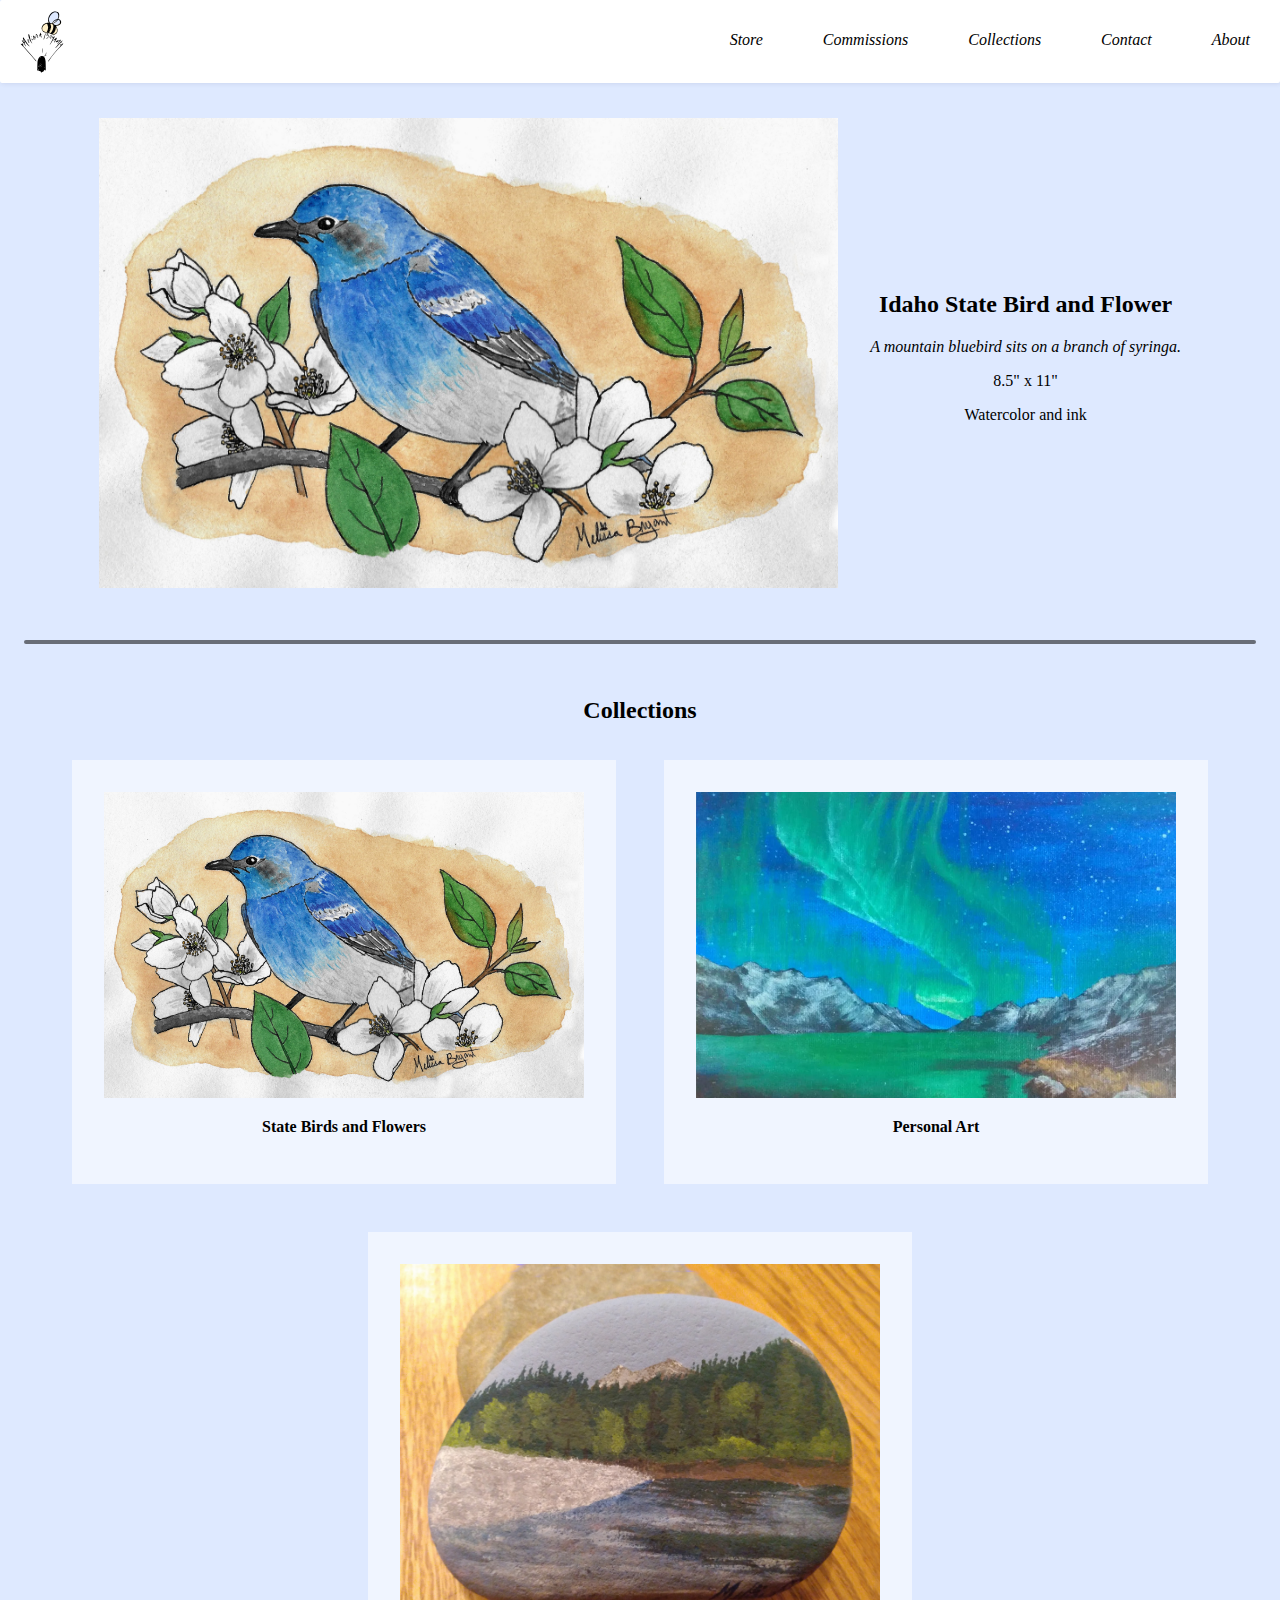
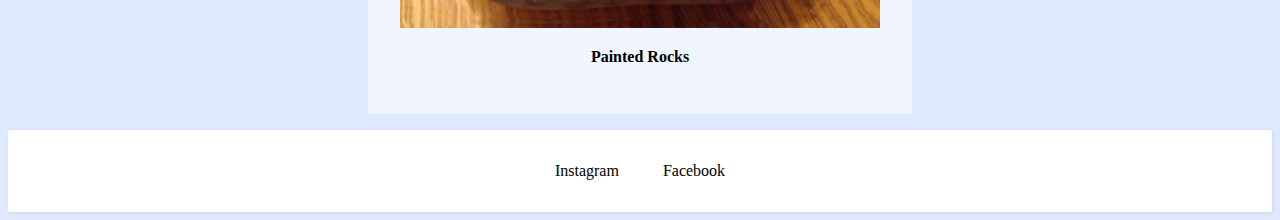
<file: index.html>
<!DOCTYPE html>
<html lang="en">
<head>
    <meta charset="UTF-8">
    <meta http-equiv="X-UA-Compatible" content="IE=edge">
    <meta name="viewport" content="width=device-width, initial-scale=1.0">
    <title>Melissa Bryant Art</title>
    <link rel="stylesheet" href="style.css">
</head>
<body>
    <header class="header">
        <!-- Nav -->
        <a href="index.html"><img src="img/MelissaBryantLogoColored.svg" class="logo" alt="Melissa Bryant's logo"></a>
          <input aria-label="idk" class="menu-btn" type="checkbox" id="menu-btn" />
          <label class="menu-icon" for="menu-btn"><span class="navicon"></span></label>
          <!-- <a href="index.html"><p class="title">The Art of Melissa Bryant</p></a> -->
          <ul class="menu">
            <li class="navtext"><a href="https://society6.com/melissabryantid" target="_blank" rel="noopener noreferrer">Store</a></li>
            <li class="navtext"><a href="commission.html">Commissions</a></li>
            <li class="navtext"><a href="collections.html">Collections</a></li>
            <li class="navtext"><a href="contact.html">Contact</a></li>
            <li class="navtext"><a href="about.html">About</a></li>
           
          </ul>
        <!-- nav end -->
    </header>
    <p>The art of Melissa bryant</p>
<br>
<br>
<!-- eyecatch -->
<div id="eyecatchContainer">

  <div class="eyecatch idaho">
    <div class="ec-item">
      <img src="img/Idaho.jpg" alt="Idaho state bird and flower" class="state-img">
    </div>
    <div class="ec-item">
      <h2 class="title">Idaho State Bird and Flower</h2>
      <p class="desc">A mountain bluebird sits on a branch of syringa.</p>
      <p>8.5" x 11"</p>
      <p>Watercolor and ink</p>
    </div>
  </div>
  
  <div class="eyecatch Connecticut">
      <div class="ec-item">
        <img src="img/Connecticut.jpg" alt="Connecticut state bird and flower" class="state-img">
      </div>
      <div class="ec-item">
        <h2 class="title">Connecticut State Bird and Flower</h2>
        <p class="desc">A red-breasted robin sits among the mountain laurel</p>
        <p>8.5" x 11"</p>
        <p>Watercolor and ink</p>
      </div>
    </div>
  
    <div class="eyecatch hawaii">
      <div class="ec-item">
        <img src="img/Hawii.jpg" alt="Hawaii state bird and flower" class="state-img">
      </div>
      <div class="ec-item">
        <h2 class="title">Hawaii State Bird and Flower</h2>
        <p class="desc">The nene goose sitting with the pua aloalo.</p>
        <p>8.5" x 11"</p>
        <p>Watercolor and ink</p>
      </div>
    </div>
  
    <div class="eyecatch aurora">
      <div class="ec-item">
        <img src="img/acrylics/northernlights.jpg" alt="Northern lights" class="state-img">
      </div>
      <div class="ec-item">
        <h2 class="title">Aurora Borealis</h2>
        <p class="desc">The northern lights reflected in the lake</p>
        <p>8.5" x 11"</p>
        <p>Acrylic on Canvas</p>
      </div>
    </div>
  
    <div class="eyecatch farm">
      <div class="ec-item">
        <img src="img/acrylics/crops.jpg" alt="Farm at dusk" class="state-img">
      </div>
      <div class="ec-item">
        <h2 class="title">Farm at Dusk</h2>
        <p class="desc">A small farm is softly illuminated by the moon</p>
        <p>8.5" x 11"</p>
        <p>Acrylic on Canvas</p>
      </div>
    </div>

    <div class="eyecatch lake">
      <div class="ec-item">
        <img src="img/acrylics/lake.jpg" alt="Mountain Lake" class="state-img">
      </div>
      <div class="ec-item">
        <h2 class="title">Mountain Lake</h2>
        <p class="desc">Serene lake beneath the towering mountain.</p>
        <p>8.5" x 11"</p>
        <p>Acrylic on Canvas</p>
      </div>
    </div>

    <div class="eyecatch dela">
      <div class="ec-item">
        <img src="img/Deleware.jpg" alt="Delaware state bird and flower" class="state-img">
      </div>
      <div class="ec-item">
        <h2 class="title">Delaware State Bird and Flower</h2>
        <p class="desc">A Blue Hen Chicken sits under some Peach Blossoms.</p>
        <p>8.5" x 11"</p>
        <p>Watercolor and ink</p>
      </div>
    </div>

    <div class="eyecatch cali">
      <div class="ec-item">
        <img src="img/California.jpg" alt="California state bird and flower" class="state-img">
      </div>
      <div class="ec-item">
        <h2 class="title">California State Bird and Flower</h2>
        <p class="desc">A California Valley Quail hiding in some California Poppies.</p>
        <p>8.5" x 11"</p>
        <p>Watercolor and ink</p>
      </div>
    </div>
  
  </div>
    <!-- eyeycatch end -->
    <div class="linky">
    <div class="line"></div>
   </div>
    <br>
    <!-- <p class="title">Collections</p> -->
    <h2>Collections</h2>

    <!-- links -->
<div class="linky">

  <a href="state.html">
      <div class="usa">
      <img src="img/Idaho.jpg" alt="Idaho State Bird" class="state-img">
      <p class="title">State Birds and Flowers</p>
  </div>
</a>

<a href="personal.html">
  <div class="usa">
      <img src="img/acrylics/auroraborealis.jpg" alt="Northern Lights" class="state-img">
      <p class="title">Personal Art</p>
  </div>
</a>

<a href="rock.html">
  <div class="usa">
      <img src="img/rock.jpg" alt="Painted Rock" class="state-img">
      <p class="title">Painted Rocks</p>
  </div>
</a>

</div>
<!-- links end -->

    <footer>
      <nav>
        <div class="foot">
          <p>
          <a href="https://www.instagram.com/melissa_bryant_id/" target="_blank" rel="noopener noreferrer" class="socialist">Instagram</a>
          <a href="https://www.facebook.com/profile.php?id=100070388983079" target="_blank" rel="noopener noreferrer" class="socialist">Facebook</a>
        </p>
        </div>
      </nav>
    </footer>

    <script>
      // Function to hide all the divs with class "eyecatch"
      function hideAllEyecatch() {
        const eyecatchDivs = document.querySelectorAll('.eyecatch');
        eyecatchDivs.forEach((div) => {
          div.style.display = 'none';
        });
      }
    
      // Function to randomly show one of the divs with class "eyecatch"
      function showRandomEyecatch() {
        const eyecatchDivs = document.querySelectorAll('.eyecatch');
        const randomIndex = Math.floor(Math.random() * eyecatchDivs.length);
        eyecatchDivs[randomIndex].style.display = 'flex';
      }
    
      // On page load, hide all the divs and then show a random one
      window.onload = function () {
        hideAllEyecatch();
        showRandomEyecatch();
      };
    </script>

</body>
</html>
</file>
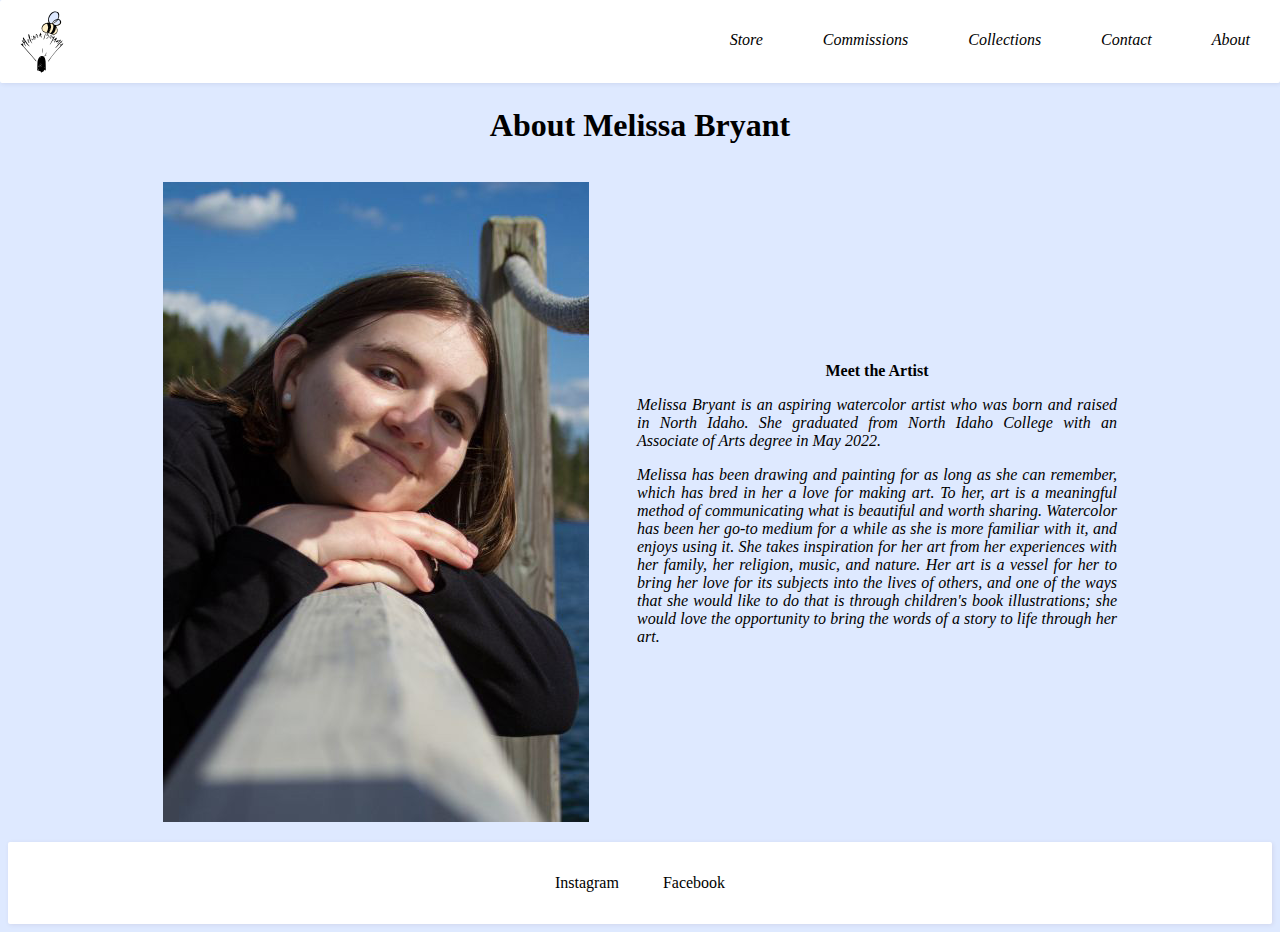
<file: about.html>
<!DOCTYPE html>
<html lang="en">
<head>
    <meta charset="UTF-8">
    <meta http-equiv="X-UA-Compatible" content="IE=edge">
    <meta name="viewport" content="width=device-width, initial-scale=1.0">
    <title>About Melissa Bryant</title>
    <link rel="stylesheet" href="style.css">
</head>
<body>
    <header class="header">
        <!-- Nav -->
        <a href="index.html"><img src="img/MelissaBryantLogoColored.svg" class="logo" alt="Melissa Bryant's logo"></a>
          <input aria-label="idk" class="menu-btn" type="checkbox" id="menu-btn" />
          <label class="menu-icon" for="menu-btn"><span class="navicon"></span></label>
          <!-- <a href="index.html"><p class="title">The Art of Melissa Bryant</p></a> -->
          <ul class="menu">
            <li class="navtext"><a href="https://society6.com/melissabryantid" target="_blank" rel="noopener noreferrer">Store</a></li>
            <li class="navtext"><a href="commission.html">Commissions</a></li>
            <li class="navtext"><a href="collections.html">Collections</a></li>
            <li class="navtext"><a href="contact.html">Contact</a></li>
            <li class="navtext"><a href="about.html">About</a></li>
           
          </ul>
        <!-- nav end -->
    </header>

   <p>the art melissa bryant</p>
    <br> 
    <br>
    <h1>About Melissa Bryant</h1>

    <div class="big-mama">

        <div class="lil-mama">
            <img src="img/melissa.jpg" alt="Portrait of Melissa Bryant" class="state-img">
        </div>

        <div class="lil-mama diff">
            <p class="title">Meet the Artist</p>
            <p>   Melissa Bryant is an aspiring watercolor artist who was born and raised in North Idaho. She graduated from North Idaho College with an Associate of Arts degree in May 2022.
</p>
            <p>Melissa has been drawing and painting for as long as she can remember, which has bred in her a love for making art. To her, art is a meaningful method of communicating what is beautiful and worth sharing. Watercolor has been her go-to medium for a while as she is more familiar with it, and enjoys using it. She takes inspiration for her art from her experiences with her family, her religion, music, and nature. Her art is a vessel for her to bring her love for its subjects into the lives of others, and one of the ways that she would like to do that is through children's book illustrations; she would love the opportunity to bring the words of a story to life through her art. 
       </p> 
    </div>

    </div>

    <footer>
      <nav>
        <div class="foot">
          <p>
          <a href="https://www.instagram.com/melissa_bryant_id/" target="_blank" rel="noopener noreferrer" class="socialist">Instagram</a>
          <a href="https://www.facebook.com/profile.php?id=100070388983079" target="_blank" rel="noopener noreferrer" class="socialist">Facebook</a>
        </p>
        </div>
      </nav>
    </footer>

</body>
</html>
</file>
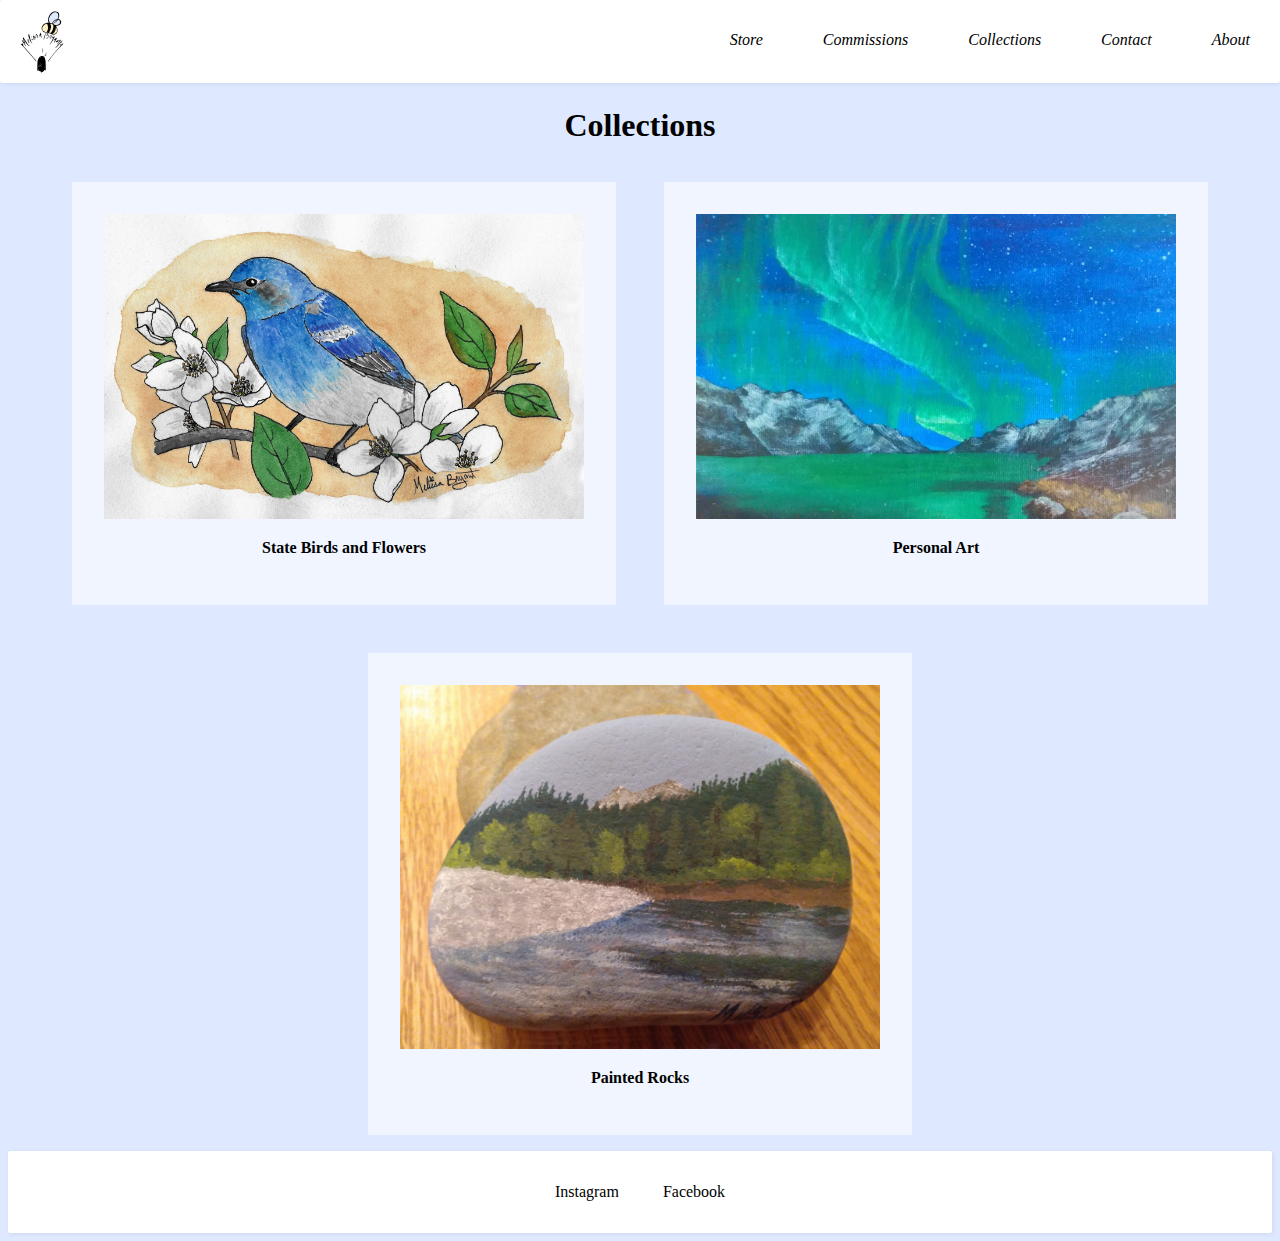
<file: collections.html>
<!DOCTYPE html>
<html lang="en">
<head>
    <meta charset="UTF-8">
    <meta http-equiv="X-UA-Compatible" content="IE=edge">
    <meta name="viewport" content="width=device-width, initial-scale=1.0">
    <title>Melissa Bryant Collections</title>
    <link rel="stylesheet" href="style.css">
</head>
<body>
    <header class="header">
        <!-- Nav -->
        <a href="index.html"><img src="img/MelissaBryantLogoColored.svg" class="logo" alt="Melissa Bryant's logo"></a>
          <input aria-label="idk" class="menu-btn" type="checkbox" id="menu-btn" />
          <label class="menu-icon" for="menu-btn"><span class="navicon"></span></label>
          <!-- <a href="index.html"><p class="title">The Art of Melissa Bryant</p></a> -->
          <ul class="menu">
            <li class="navtext"><a href="https://society6.com/melissabryantid" target="_blank" rel="noopener noreferrer">Store</a></li>
            <li class="navtext"><a href="commission.html">Commissions</a></li>
            <li class="navtext"><a href="collections.html">Collections</a></li>
            <li class="navtext"><a href="contact.html">Contact</a></li>
            <li class="navtext"><a href="about.html">About</a></li>
           
          </ul>
        <!-- nav end -->
    </header>

<p>The Art of Melissa Bryant</p>
<br>
<br>
<h1>Collections</h1>

<!-- links -->
<div class="linky">

    <a href="state.html">
        <div class="usa">
        <img src="img/Idaho.jpg" alt="Idaho State Bird" class="state-img">
        <p class="title">State Birds and Flowers</p>
    </div>
</a>

<a href="personal.html">
    <div class="usa">
        <img src="img/acrylics/auroraborealis.jpg" alt="Northern Lights" class="state-img">
        <p class="title">Personal Art</p>
    </div>
</a>

<a href="rock.html">
    <div class="usa">
        <img src="img/rock.jpg" alt="Painted Rock" class="state-img">
        <p class="title">Painted Rocks</p>
    </div>
</a>

</div>
<!-- links end -->

    <footer>
      <nav>
        <div class="foot">
          <p>
          <a href="https://www.instagram.com/melissa_bryant_id/" target="_blank" rel="noopener noreferrer" class="socialist">Instagram</a>
          <a href="https://www.facebook.com/profile.php?id=100070388983079" target="_blank" rel="noopener noreferrer" class="socialist">Facebook</a>
        </p>
        </div>
      </nav>
    </footer>
</body>
</html>
</file>
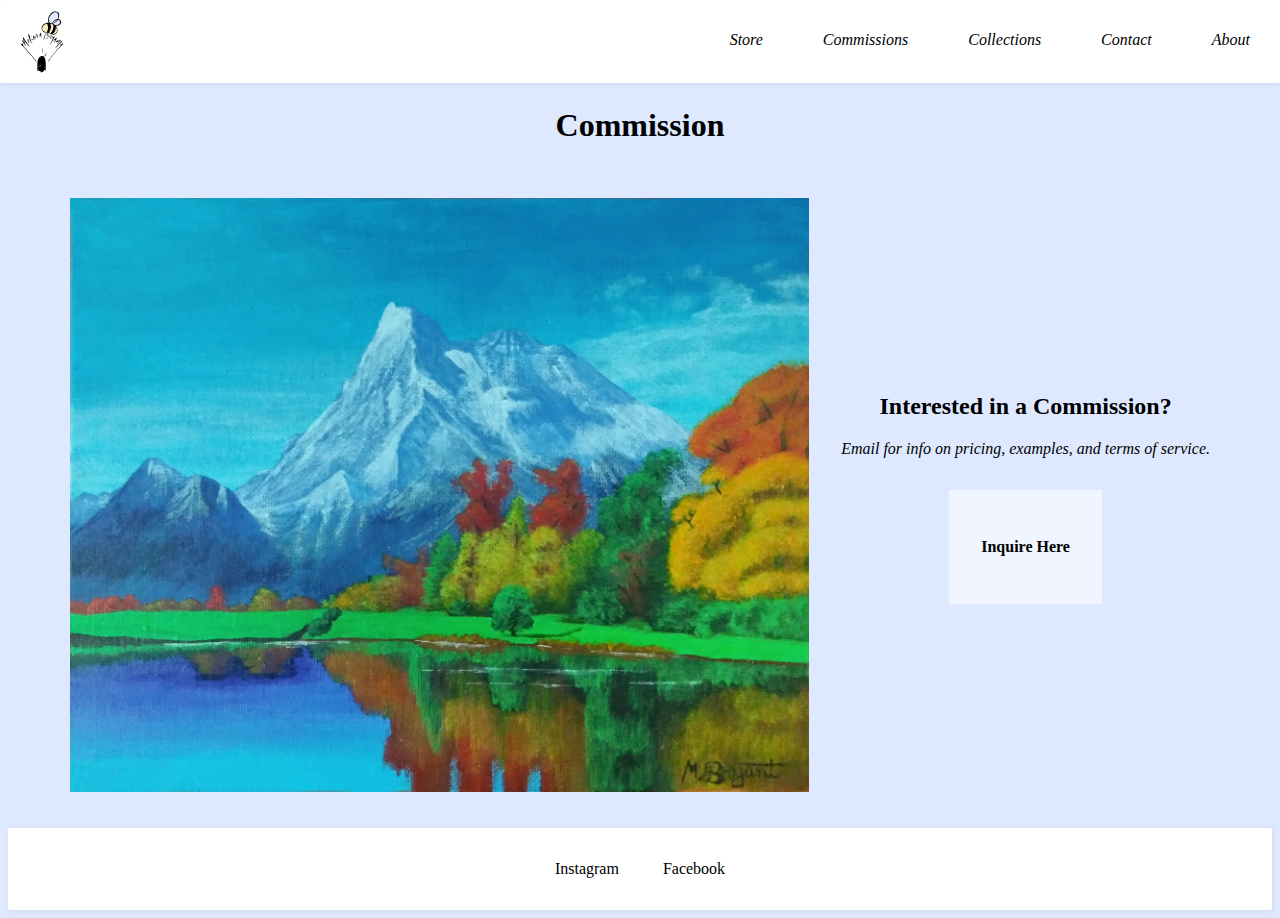
<file: commission.html>
<!DOCTYPE html>
<html lang="en">
<head>
    <meta charset="UTF-8">
    <meta http-equiv="X-UA-Compatible" content="IE=edge">
    <meta name="viewport" content="width=device-width, initial-scale=1.0">
    <title>Melissa Bryant Commissions</title>
    <link rel="stylesheet" href="style.css">
</head>
<body>
    <header class="header">
        <!-- Nav -->
        <a href="index.html"><img src="img/MelissaBryantLogoColored.svg" class="logo" alt="Melissa Bryant's logo"></a>
          <input aria-label="idk" class="menu-btn" type="checkbox" id="menu-btn" />
          <label class="menu-icon" for="menu-btn"><span class="navicon"></span></label>
          <!-- <a href="index.html"><p class="title">The Art of Melissa Bryant</p></a> -->
          <ul class="menu">
            <li class="navtext"><a href="https://society6.com/melissabryantid" target="_blank" rel="noopener noreferrer">Store</a></li>
            <li class="navtext"><a href="commission.html">Commissions</a></li>
            <li class="navtext"><a href="collections.html">Collections</a></li>
            <li class="navtext"><a href="contact.html">Contact</a></li>
            <li class="navtext"><a href="about.html">About</a></li>
           
          </ul>
        <!-- nav end -->
    </header>

    <p>The Art of Melissa Bryant</p>
    <br>
    <br>
    <h1>Commission</h1>
<!-- eyecatch -->
<div id="eyecatchContainer">

    <div class="eyecatch idaho">
      <div class="ec-item">
        <img src="img/Idaho.jpg" alt="Idaho state bird and flower" class="state-img">
      </div>

      <div class="ec-item">
        <h2 class="title">Interested in a Commission?</h2>
        <p class="desc">Email for info on pricing, examples, and terms of service.</p>
        <div class="linky">
            <a href="mailto:melissabryantid@gmail.com" target="_blank">
            <div class="usa">
                <p class="title">Inquire Here</p>
            </div>
            </a>
    </div>
    </div>
</div>
    
    <div class="eyecatch Connecticut">
        <div class="ec-item">
          <img src="img/Louisiana.jpg" alt="Louisisana state bird and flower" class="state-img">
        </div>
        <div class="ec-item">
            <h2 class="title">Interested in a Commission?</h2>
            <p class="desc">Email for info on pricing, examples, and terms of service.</p>
            <div class="linky">
                <a href="mailto:melissabryantid@gmail.com" target="_blank">
                <div class="usa">
                    <p class="title">Inquire Here</p>
                </div>
                </a>
        </div>
      </div>
      </div>
    
      <div class="eyecatch hawaii">
        <div class="ec-item">
          <img src="img/Hawii.jpg" alt="Hawaii state bird and flower" class="state-img">
        </div>
        <div class="ec-item">
            <h2 class="title">Interested in a Commission?</h2>
            <p class="desc">Email for info on pricing, examples, and terms of service.</p>
            <div class="linky">
                <a href="mailto:melissabryantid@gmail.com" target="_blank">
                <div class="usa">
                    <p class="title">Inquire Here</p>
                </div>
                </a>
        </div>
      </div>
      </div>
    
      <div class="eyecatch aurora">
        <div class="ec-item">
          <img src="img/acrylics/northernlights.jpg" alt="Northern lights" class="state-img">
        </div>
        <div class="ec-item">
            <h2 class="title">Interested in a Commission?</h2>
            <p class="desc">Email for info on pricing, examples, and terms of service.</p>
            <div class="linky">
                <a href="mailto:melissabryantid@gmail.com" target="_blank">
                <div class="usa">
                    <p class="title">Inquire Here</p>
                </div>
                </a>
        </div>
      </div>
      </div>
    
      <div class="eyecatch farm">
        <div class="ec-item">
          <img src="img/acrylics/lake.jpg" alt="Mountain Lake" class="state-img">
        </div>
        <div class="ec-item">
            <h2 class="title">Interested in a Commission?</h2>
            <p class="desc">Email for info on pricing, examples, and terms of service.</p>
            <div class="linky">
                <a href="mailto:melissabryantid@gmail.com" target="_blank">
                <div class="usa">
                    <p class="title">Inquire Here</p>
                </div>
                </a>
        </div>
      </div>
      </div>
    
    </div>
      <!-- eyeycatch end -->
      <footer>
        <nav>
          <div class="foot">
            <p>
            <a href="https://www.instagram.com/melissa_bryant_id/" target="_blank" rel="noopener noreferrer" class="socialist">Instagram</a>
            <a href="https://www.facebook.com/profile.php?id=100070388983079" target="_blank" rel="noopener noreferrer" class="socialist">Facebook</a>
          </p>
          </div>
        </nav>
      </footer>
  
      <script>
        // Function to hide all the divs with class "eyecatch"
        function hideAllEyecatch() {
          const eyecatchDivs = document.querySelectorAll('.eyecatch');
          eyecatchDivs.forEach((div) => {
            div.style.display = 'none';
          });
        }
      
        // Function to randomly show one of the divs with class "eyecatch"
        function showRandomEyecatch() {
          const eyecatchDivs = document.querySelectorAll('.eyecatch');
          const randomIndex = Math.floor(Math.random() * eyecatchDivs.length);
          eyecatchDivs[randomIndex].style.display = 'flex';
        }
      
        // On page load, hide all the divs and then show a random one
        window.onload = function () {
          hideAllEyecatch();
          showRandomEyecatch();
        };
      </script>
</body>
</html>
</file>
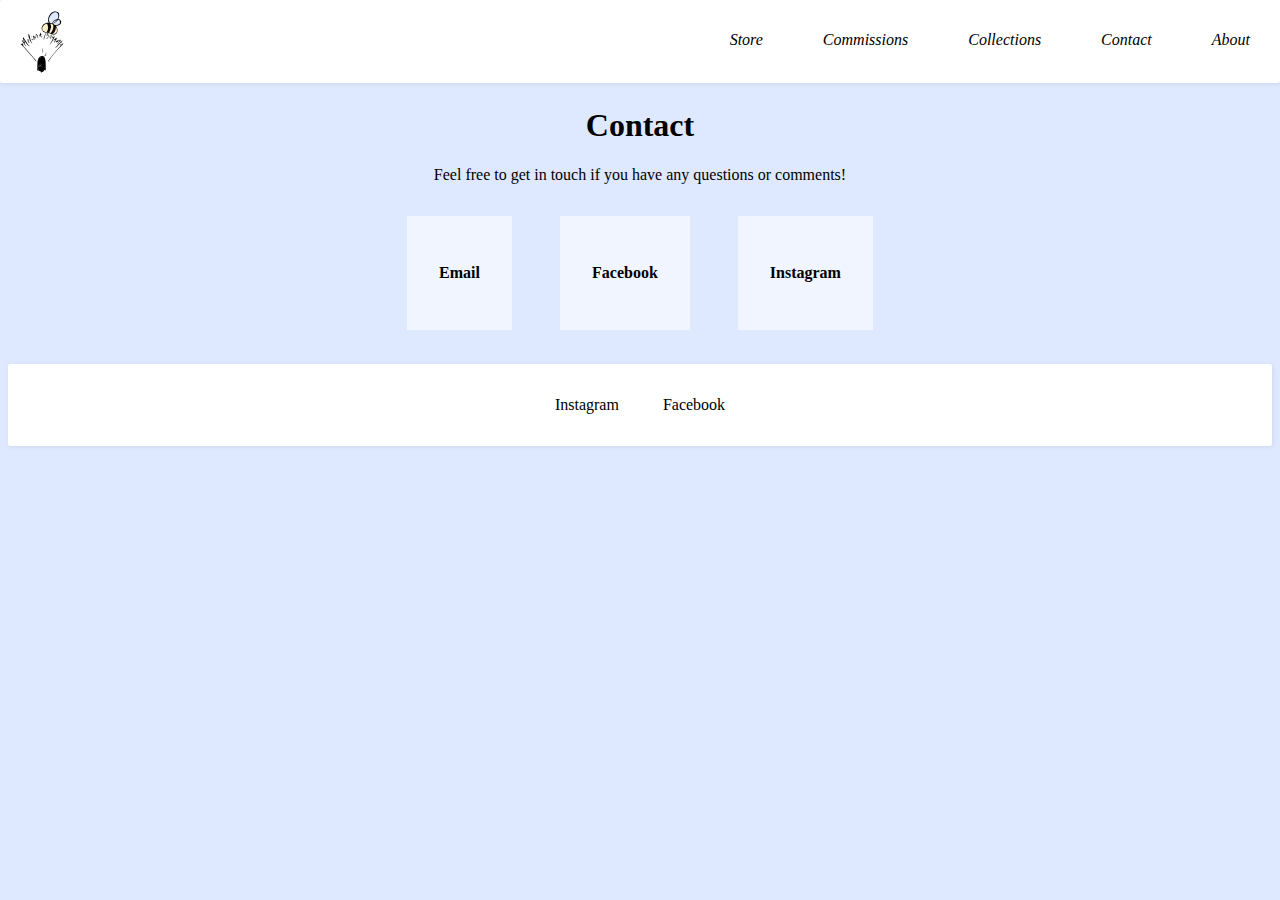
<file: contact.html>
<!DOCTYPE html>
<html lang="en">
<head>
    <meta charset="UTF-8">
    <meta http-equiv="X-UA-Compatible" content="IE=edge">
    <meta name="viewport" content="width=device-width, initial-scale=1.0">
    <title>Contact Melissa Bryant</title>
    <link rel="stylesheet" href="style.css">
</head>
<body>
    <header class="header">
        <!-- Nav -->
        <a href="index.html"><img src="img/MelissaBryantLogoColored.svg" class="logo" alt="Melissa Bryant's logo"></a>
          <input aria-label="idk" class="menu-btn" type="checkbox" id="menu-btn" />
          <label class="menu-icon" for="menu-btn"><span class="navicon"></span></label>
          <!-- <a href="index.html"><p class="title">The Art of Melissa Bryant</p></a> -->
          <ul class="menu">
            <li class="navtext"><a href="https://society6.com/melissabryantid" target="_blank" rel="noopener noreferrer">Store</a></li>
            <li class="navtext"><a href="commission.html">Commissions</a></li>
            <li class="navtext"><a href="collections.html">Collections</a></li>
            <li class="navtext"><a href="contact.html">Contact</a></li>
            <li class="navtext"><a href="about.html">About</a></li>
           
          </ul>
        <!-- nav end -->
    </header>

    <p>The Art of Melissa Bryant</p>
<br>
<br>
<h1>Contact</h1>

<p>Feel free to get in touch if you have any questions or comments!</p>

<div class="linky">

    <a href="mailto:melissabryantid@gmail.com" target="_blank">
    <div class="usa">
        <p class="title">Email</p>
    </div>
    </a>
    
<a href="https://www.facebook.com/profile.php?id=100070388983079" target="_blank"  rel="noopener noreferrer">
    <div class="usa">
        <p class="title">Facebook</p>
    </div>
</a>

<a href="https://www.instagram.com/direct/t/17851683092738969" target="_blank"  rel="noopener noreferrer">
    <div class="usa">
        <p class="title">Instagram</p>
    </div>
</a>
</div>
    
<br>

    <footer>
      <nav>
        <div class="foot">
          <p>
          <a href="https://www.instagram.com/melissa_bryant_id/" target="_blank" rel="noopener noreferrer" class="socialist">Instagram</a>
          <a href="https://www.facebook.com/profile.php?id=100070388983079" target="_blank" rel="noopener noreferrer" class="socialist">Facebook</a>
        </p>
        </div>
      </nav>
    </footer>
</body>
</html>
</file>
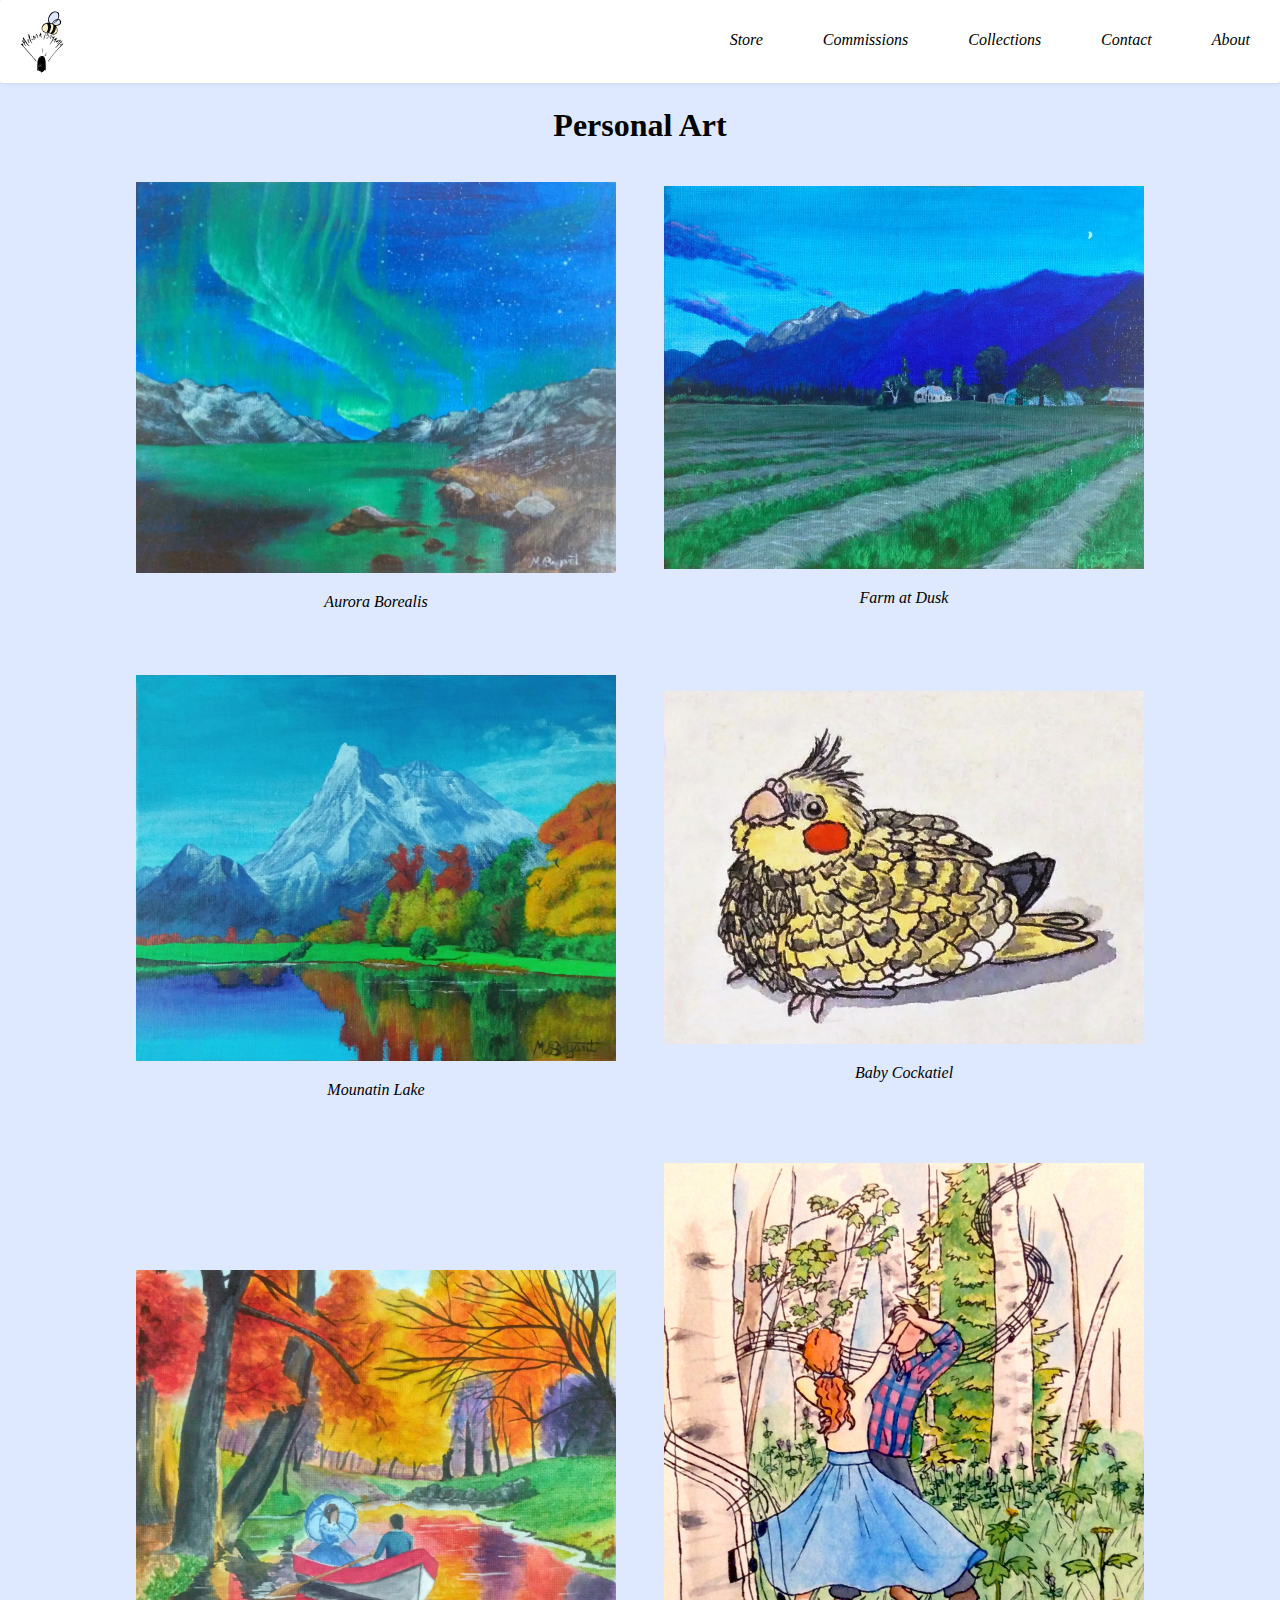
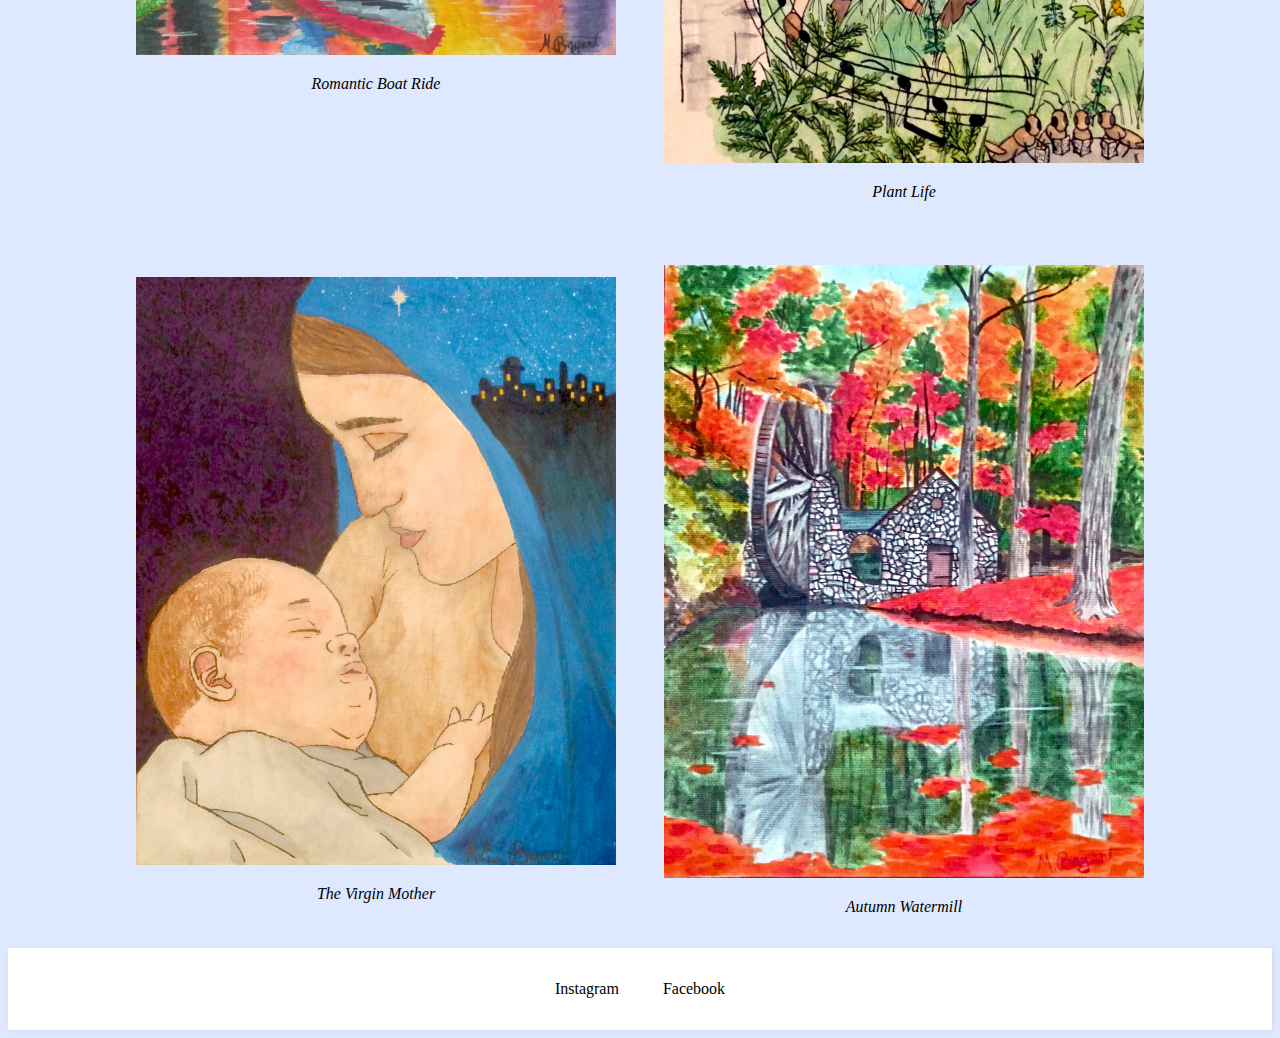
<file: personal.html>
<!DOCTYPE html>
<html lang="en">
<head>
    <meta charset="UTF-8">
    <meta http-equiv="X-UA-Compatible" content="IE=edge">
    <meta name="viewport" content="width=device-width, initial-scale=1.0">
    <title>Melissa Bryant Personal Collection</title>
    <link rel="stylesheet" href="style.css">
</head>
<body>
    <header class="header">
        <!-- Nav -->
        <a href="index.html"><img src="img/MelissaBryantLogoColored.svg" class="logo" alt="Melissa Bryant's logo"></a>
          <input aria-label="idk" class="menu-btn" type="checkbox" id="menu-btn" />
          <label class="menu-icon" for="menu-btn"><span class="navicon"></span></label>
          <!-- <a href="index.html"><p class="title">The Art of Melissa Bryant</p></a> -->
          <ul class="menu">
            <li class="navtext"><a href="https://society6.com/melissabryantid" target="_blank" rel="noopener noreferrer">Store</a></li>
            <li class="navtext"><a href="commission.html">Commissions</a></li>
            <li class="navtext"><a href="collections.html">Collections</a></li>
            <li class="navtext"><a href="contact.html">Contact</a></li>
            <li class="navtext"><a href="about.html">About</a></li>
           
          </ul>
        <!-- nav end -->
    </header>

<p>The Art of Melissa Bryant</p>
<br>
<br>

<h1>Personal Art</h1>

<div class="big-mama">

    <div class="lil-mama">
        <img src="img/acrylics/northernlights.jpg" alt="Northern Lights" class="state-img">
        <p>Aurora Borealis</p>
    </div>

    <div class="lil-mama">
        <img src="img/acrylics/crops.jpg" alt="Farm at Night" class="state-img">
        <p>Farm at Dusk</p>
    </div>

    <div class="lil-mama">
        <img src="img/acrylics/lake.jpg" alt="Mountain Lake" class="state-img">
        <p>Mounatin Lake</p>
    </div>

    <div class="lil-mama">
        <img src="img/BabyCockatiel.jpg" alt="Baby Cockatiel" class="state-img">
        <p>Baby Cockatiel</p>
    </div>

    <div class="lil-mama">
        <img src="img/Boatmance.jpg" alt="Romantic Boat Ride" class="state-img">
        <p>Romantic Boat Ride</p>
    </div>

    <div class="lil-mama">
        <img src="img/CricketDance.jpg" alt="Forest Dance" class="state-img">
        <p>Plant Life</p>
    </div>

    <div class="lil-mama">
        <img src="img/JesusMary.jpg" alt="Virgin Mother" class="state-img">
        <p>The Virgin Mother</p>
    </div>

    <div class="lil-mama">
        <img src="img/Watermill.jpg" alt="Autumn Watermill" class="state-img">
        <p>Autumn Watermill</p>
    </div>

</div>

<footer>
    <nav>
      <div class="foot">
        <p>
        <a href="https://www.instagram.com/melissa_bryant_id/" target="_blank" rel="noopener noreferrer" class="socialist">Instagram</a>
        <a href="https://www.facebook.com/profile.php?id=100070388983079" target="_blank" rel="noopener noreferrer" class="socialist">Facebook</a>
      </p>
      </div>
    </nav>
  </footer>
</body>
</html>
</file>
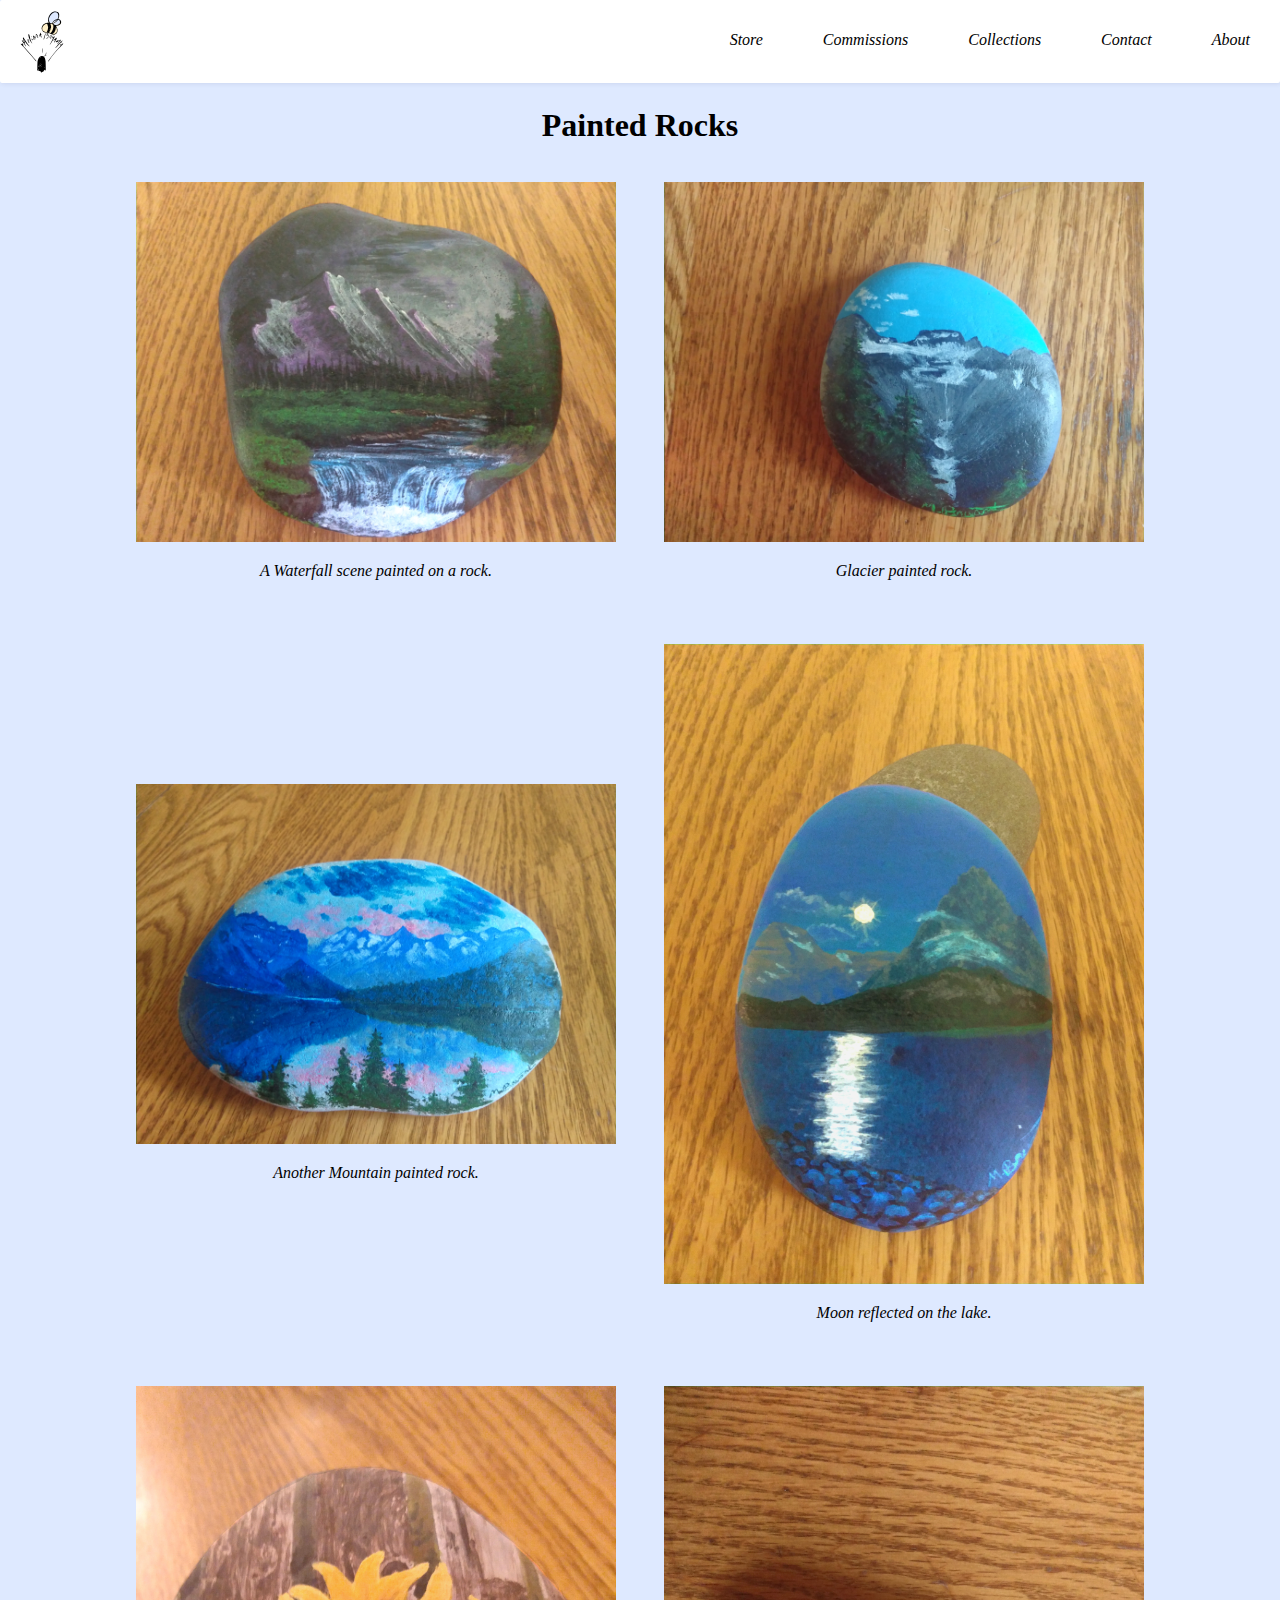
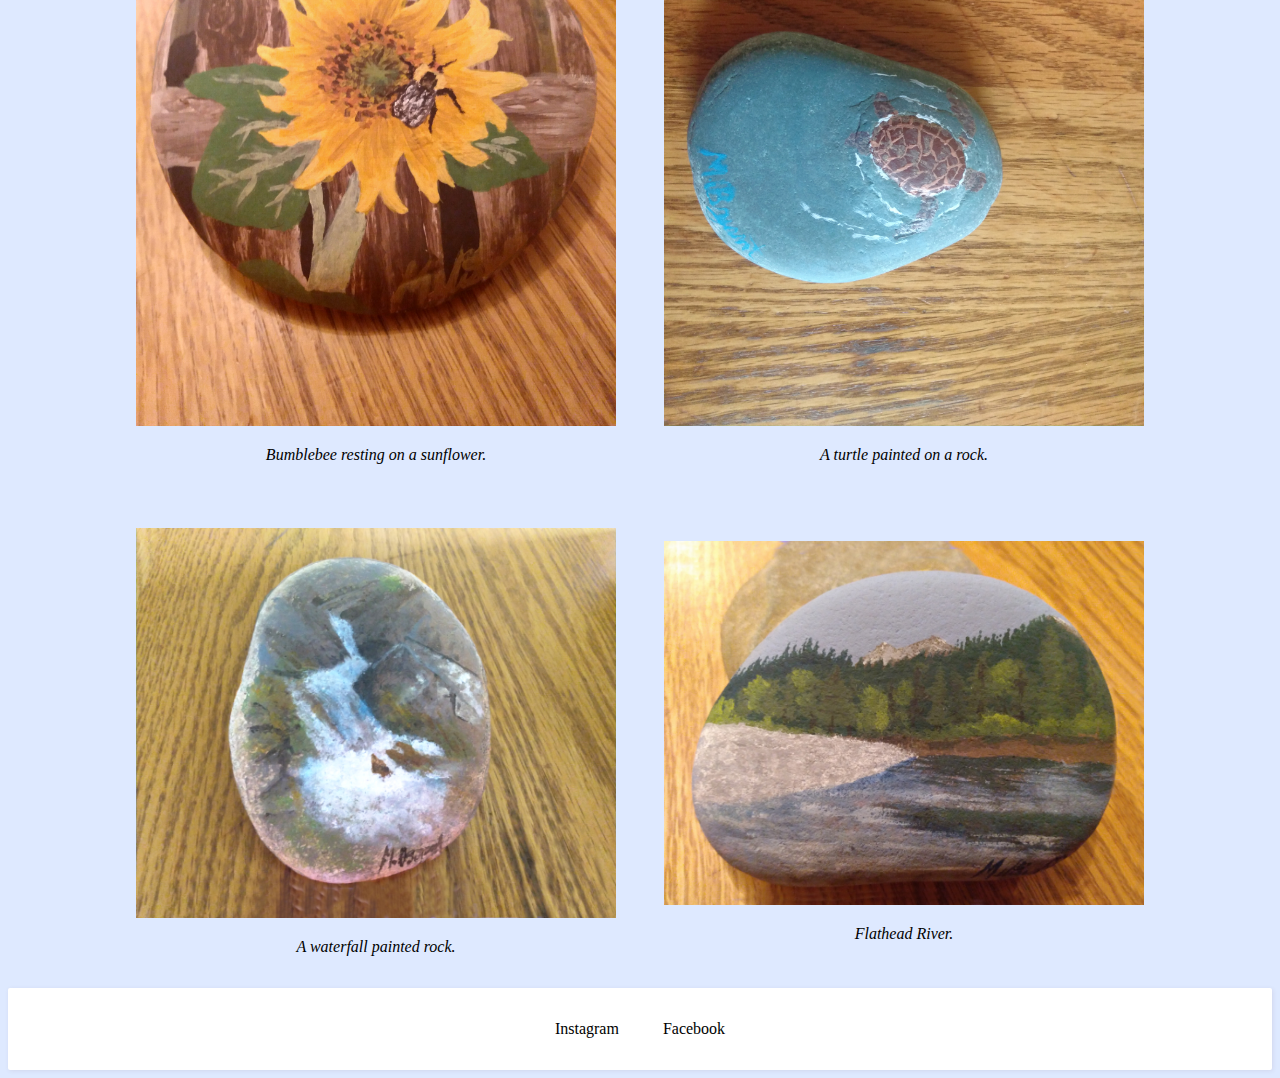
<file: rock.html>
<!DOCTYPE html>
<html lang="en">
<head>
    <meta charset="UTF-8">
    <meta http-equiv="X-UA-Compatible" content="IE=edge">
    <meta name="viewport" content="width=device-width, initial-scale=1.0">
    <title>Melissa Bryant Rock Collection</title>
    <link rel="stylesheet" href="style.css">
</head>
<body>
    <header class="header">
        <!-- Nav -->
        <a href="index.html"><img src="img/MelissaBryantLogoColored.svg" class="logo" alt="Melissa Bryant's logo"></a>
          <input aria-label="idk" class="menu-btn" type="checkbox" id="menu-btn" />
          <label class="menu-icon" for="menu-btn"><span class="navicon"></span></label>
          <!-- <a href="index.html"><p class="title">The Art of Melissa Bryant</p></a> -->
          <ul class="menu">
            <li class="navtext"><a href="https://society6.com/melissabryantid" target="_blank" rel="noopener noreferrer">Store</a></li>
            <li class="navtext"><a href="commission.html">Commissions</a></li>
            <li class="navtext"><a href="collections.html">Collections</a></li>
            <li class="navtext"><a href="contact.html">Contact</a></li>
            <li class="navtext"><a href="about.html">About</a></li>
           
          </ul>
        <!-- nav end -->
    </header>

<p>The Art of Melissa Bryant</p>
<br>
<br>

<h1>Painted Rocks</h1>

<div class="big-mama">

<div class="lil-mama">
    <img src="img/waterfallrock.jpg" alt="Waterfall painted on a rock" class="state-img">
    <p>A Waterfall scene painted on a rock.</p>
</div>

<div class="lil-mama">
    <img src="img/mountainmisstrock.jpg" alt="Mountainscape painted on a rock" class="state-img">
    <p>Glacier painted rock.</p>
</div>

<div class="lil-mama">
    <img src="img/mountainrock.jpg" alt="Another Mountain scene painted on a rock" class="state-img">
    <p>Another Mountain painted rock.</p>
</div>

<div class="lil-mama">
    <img src="img/pointyrock.jpg" alt="rock" class="state-img">
    <p>Moon reflected on the lake.</p>
</div>

<div class="lil-mama">
    <img src="img/sunflower.jpg" alt="Sunflower and bee painted on a rock" class="state-img">
    <p>Bumblebee resting on a sunflower.</p>
</div>

<div class="lil-mama">
    <img src="img/turtlerock.jpg" alt="Turtle painted on a rock" class="state-img">
    <p>A turtle painted on a rock.</p>
</div>

<div class="lil-mama">
    <img src="img/riverrock.jpg" alt="River painted on a rock" class="state-img">
    <p>A waterfall painted rock.</p>
</div>

<div class="lil-mama">
    <img src="img/rock.jpg" alt="a rock" class="state-img">
    <p>Flathead River.</p>
</div>

</div>

<footer>
    <nav>
      <div class="foot">
        <p>
        <a href="https://www.instagram.com/melissa_bryant_id/" target="_blank" rel="noopener noreferrer" class="socialist">Instagram</a>
        <a href="https://www.facebook.com/profile.php?id=100070388983079" target="_blank" rel="noopener noreferrer" class="socialist">Facebook</a>
      </p>
      </div>
    </nav>
  </footer>
</body>
</html>
</file>
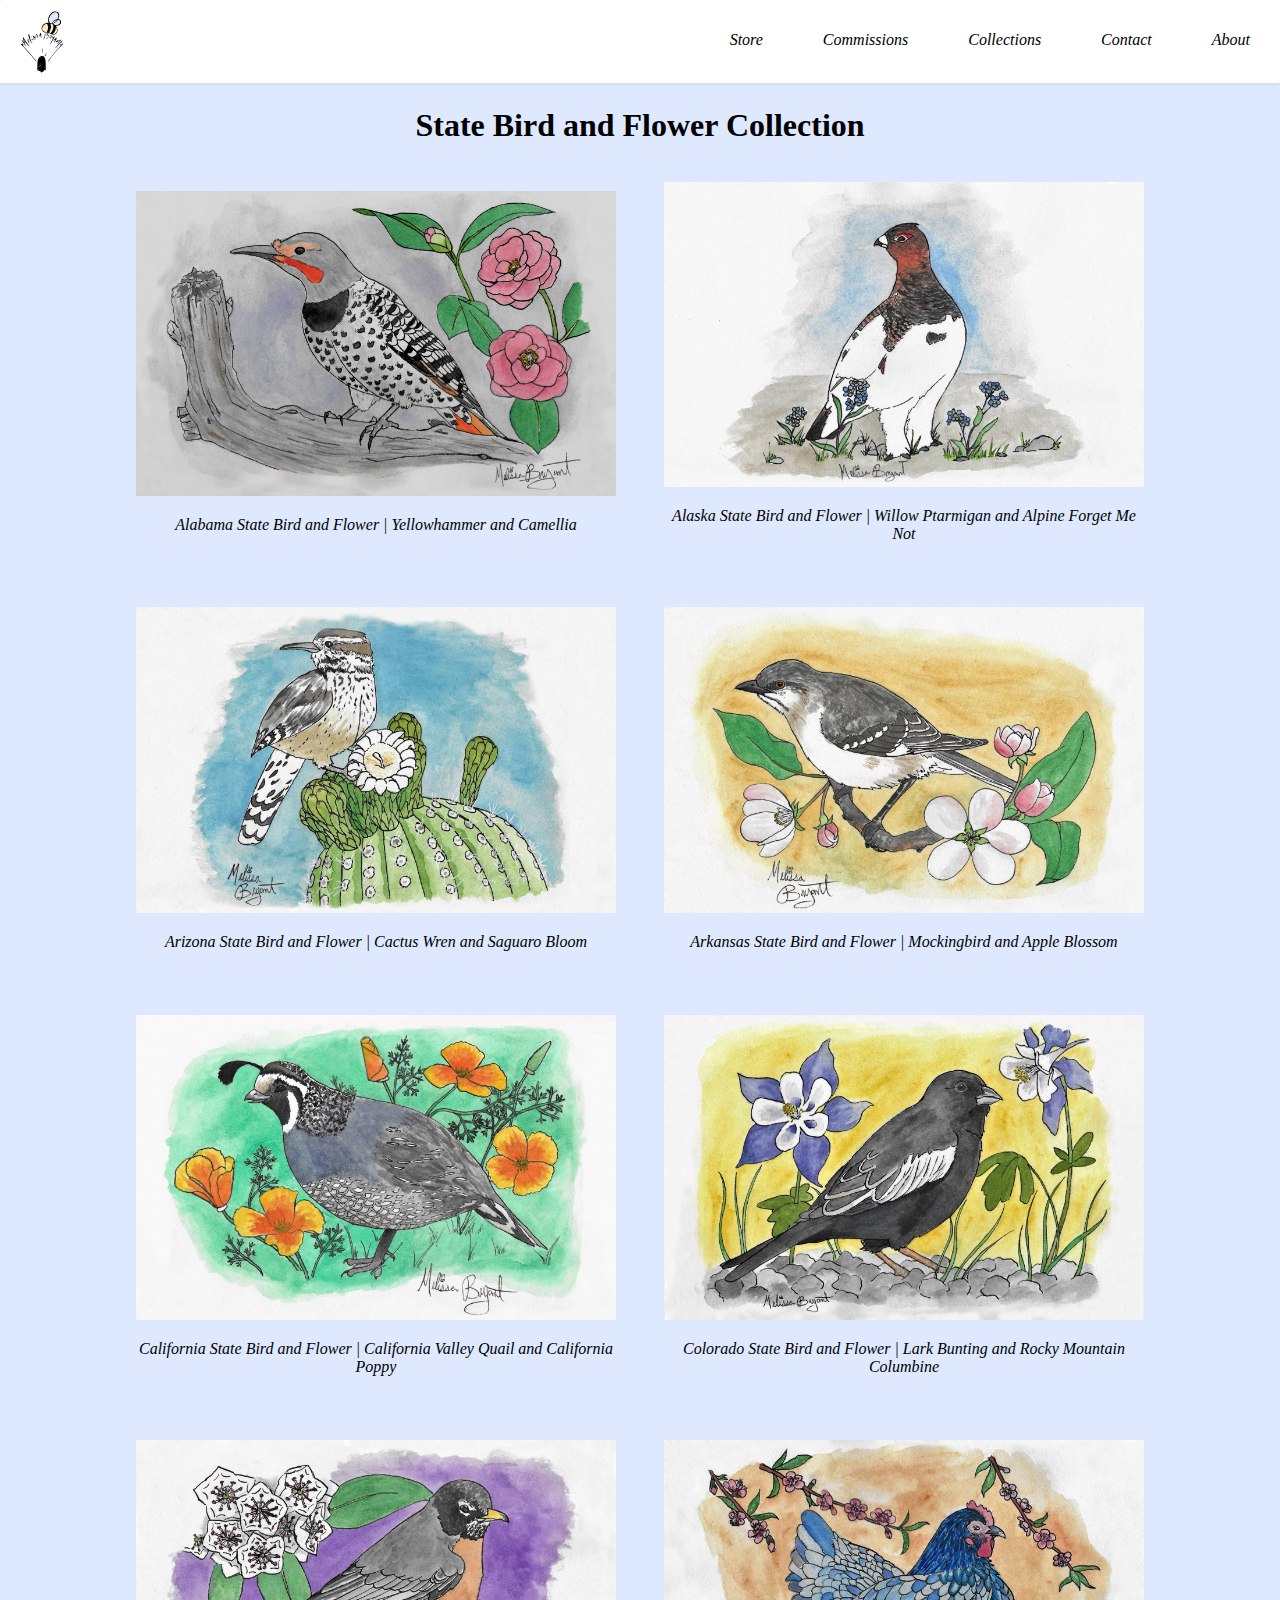
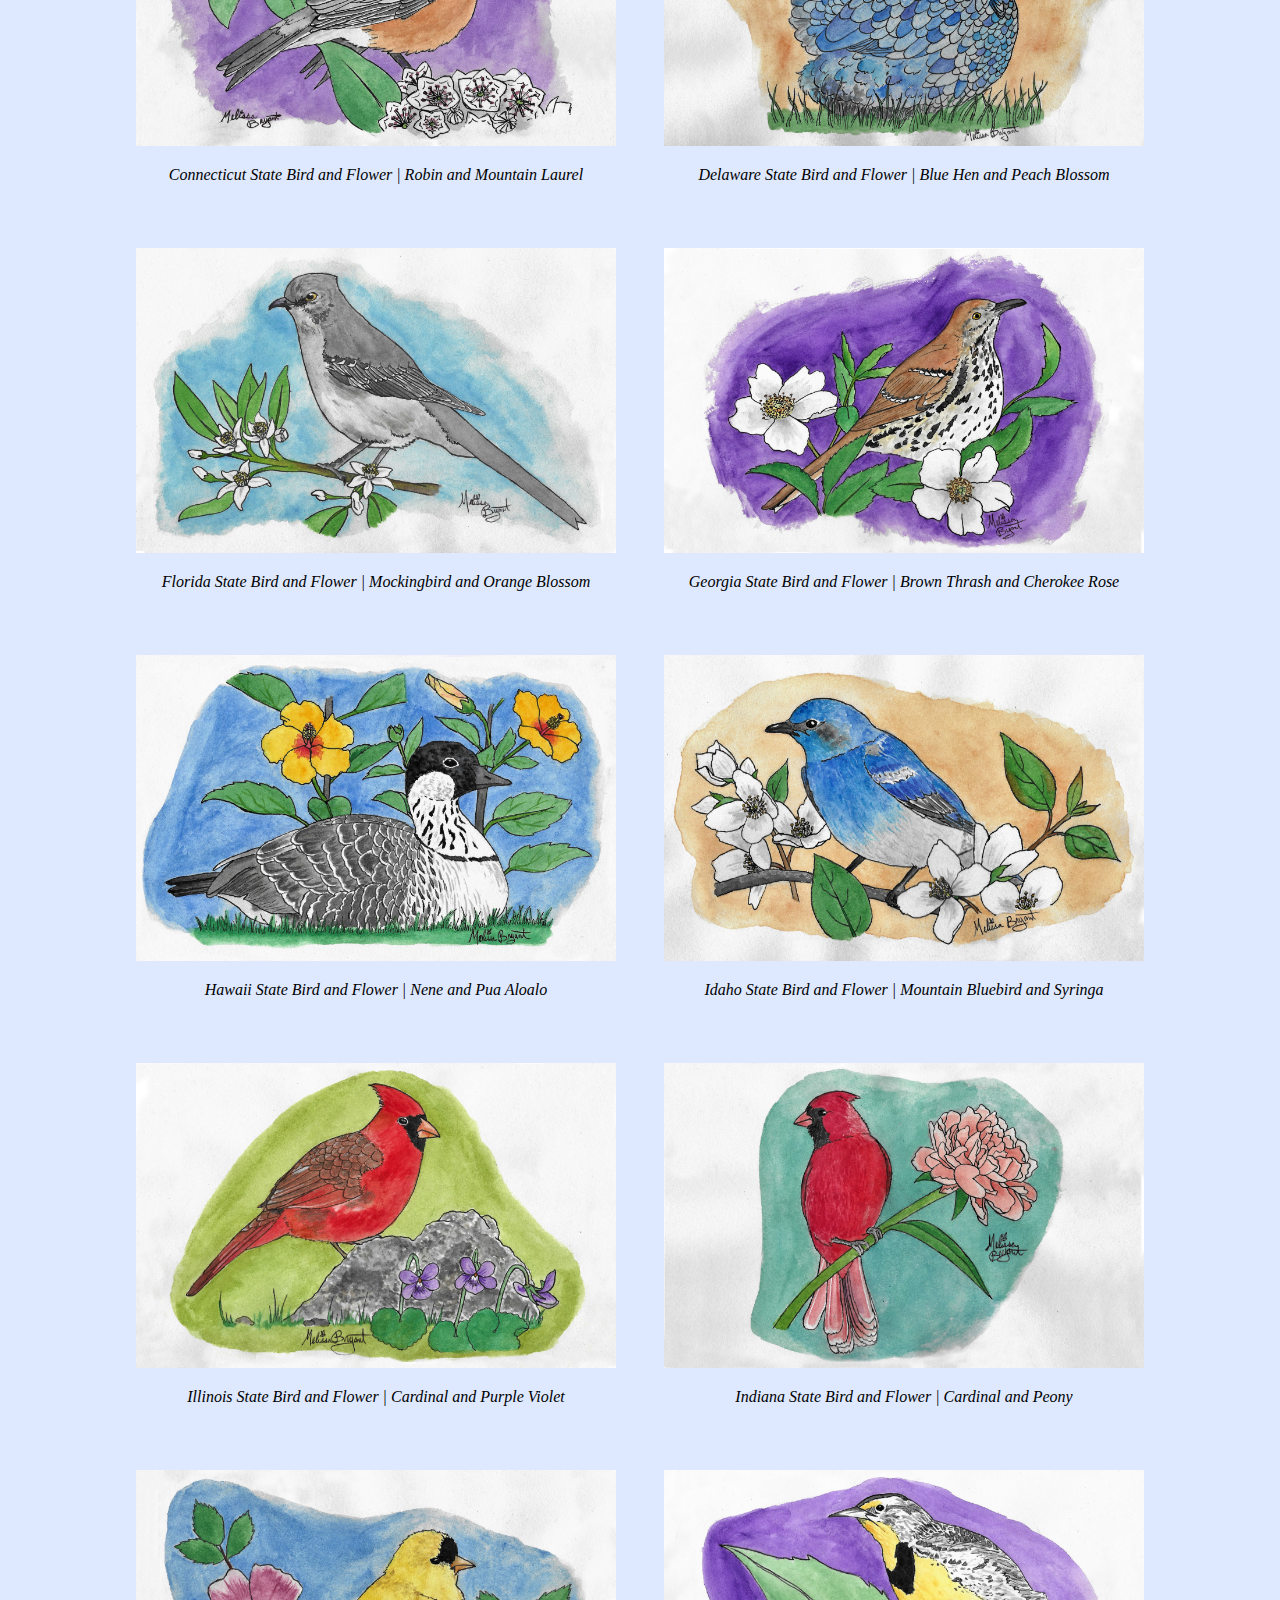
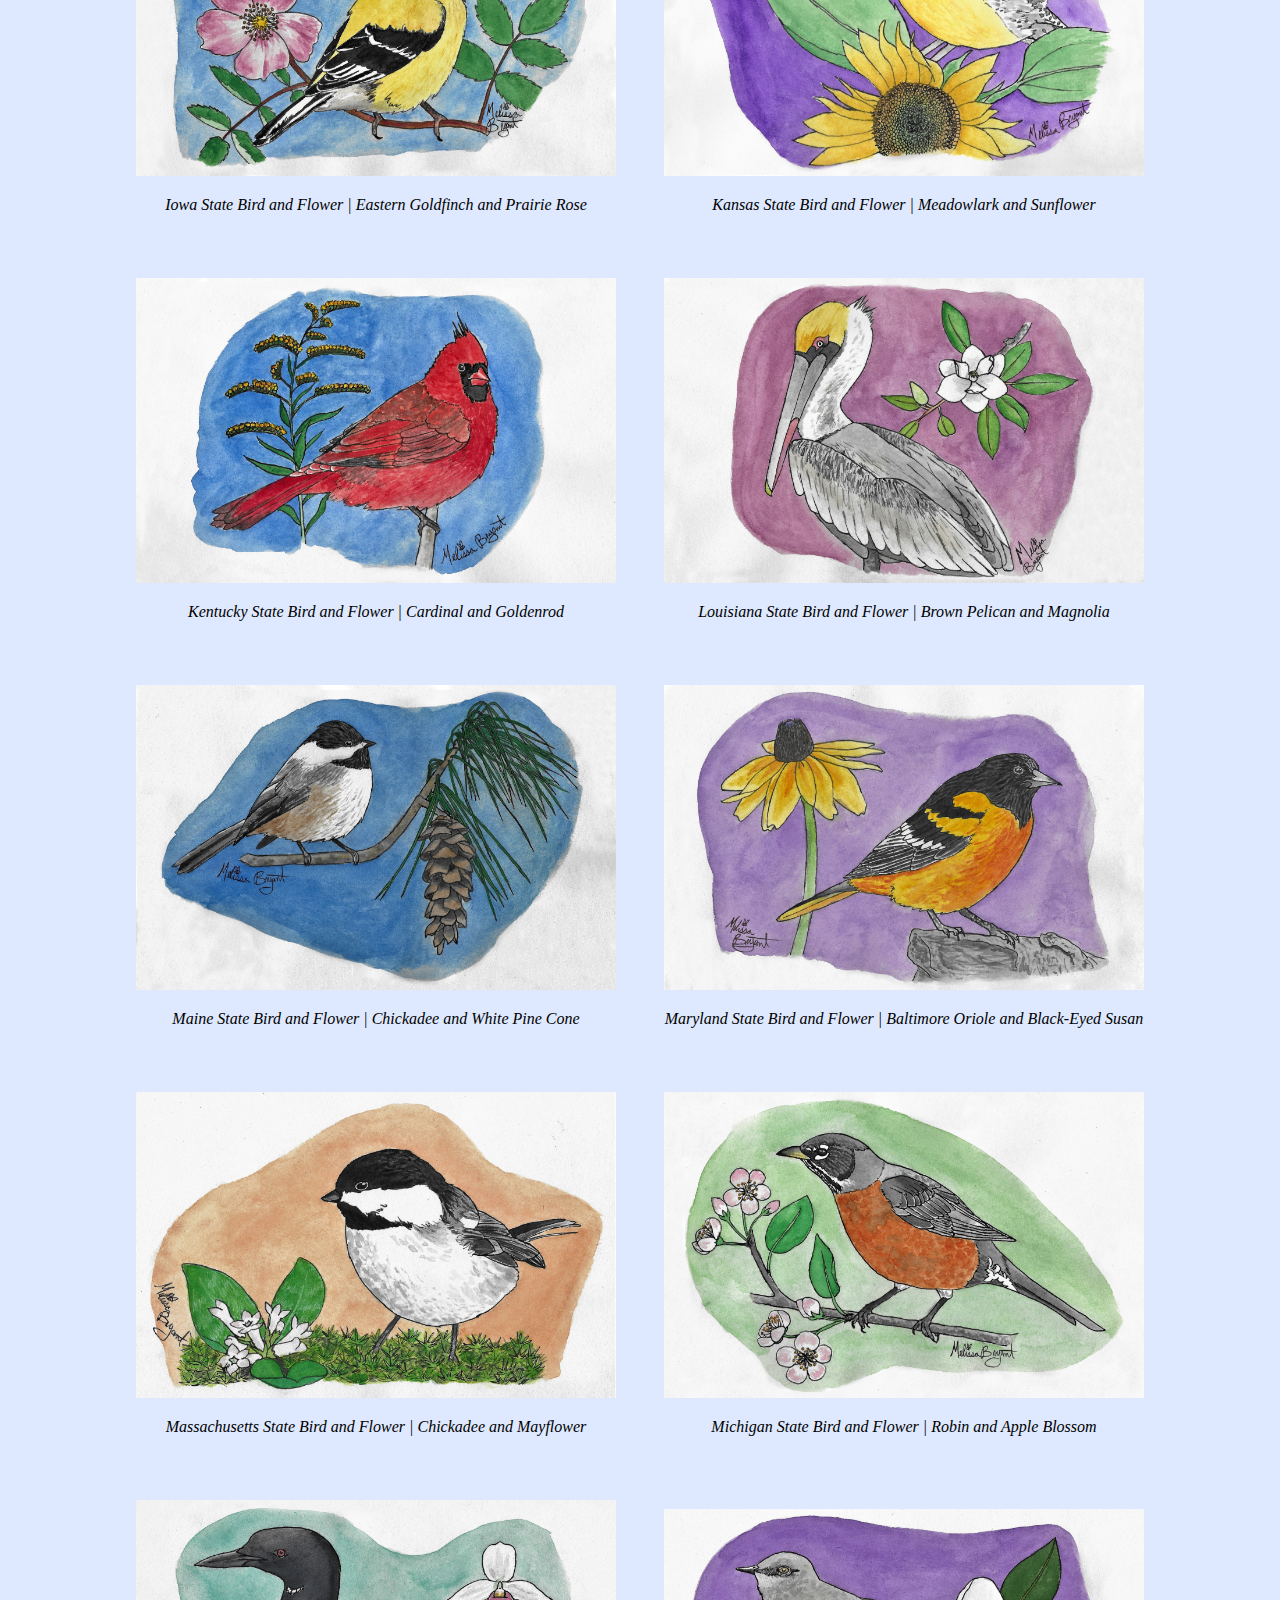
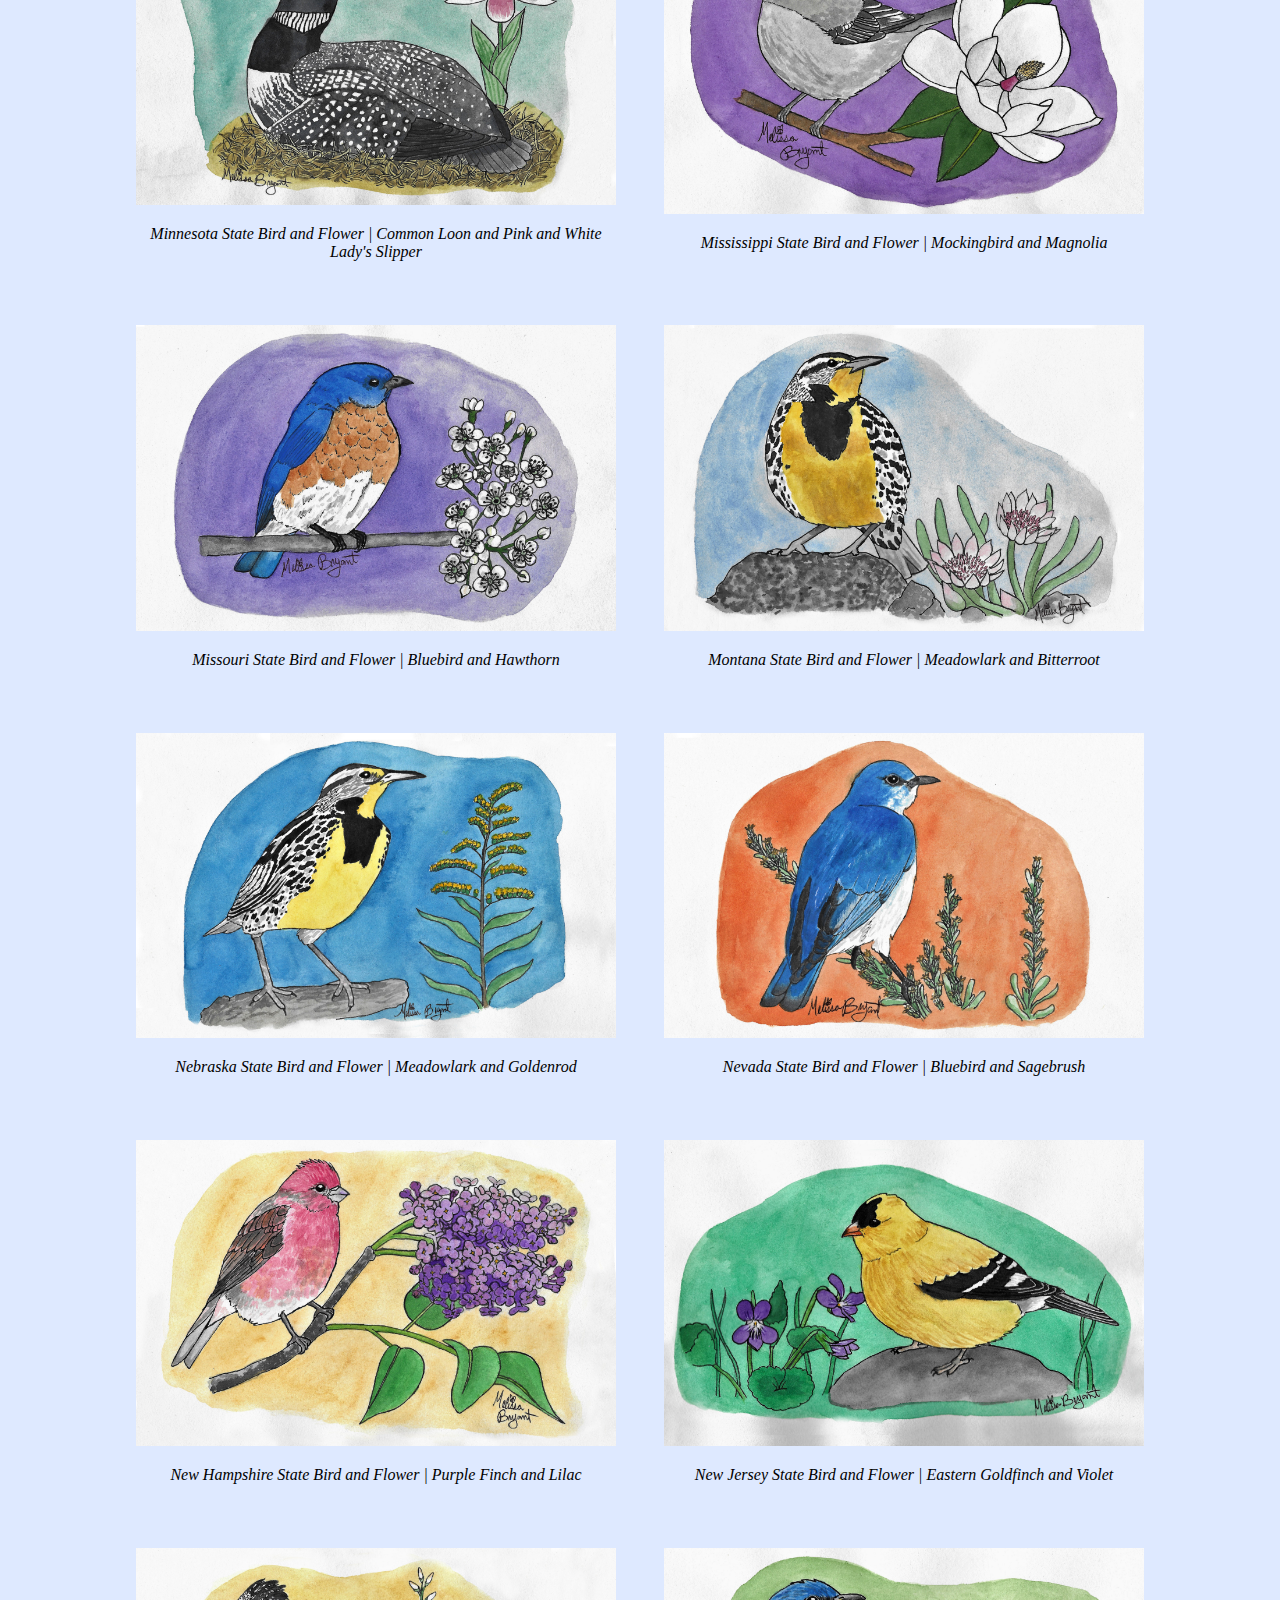
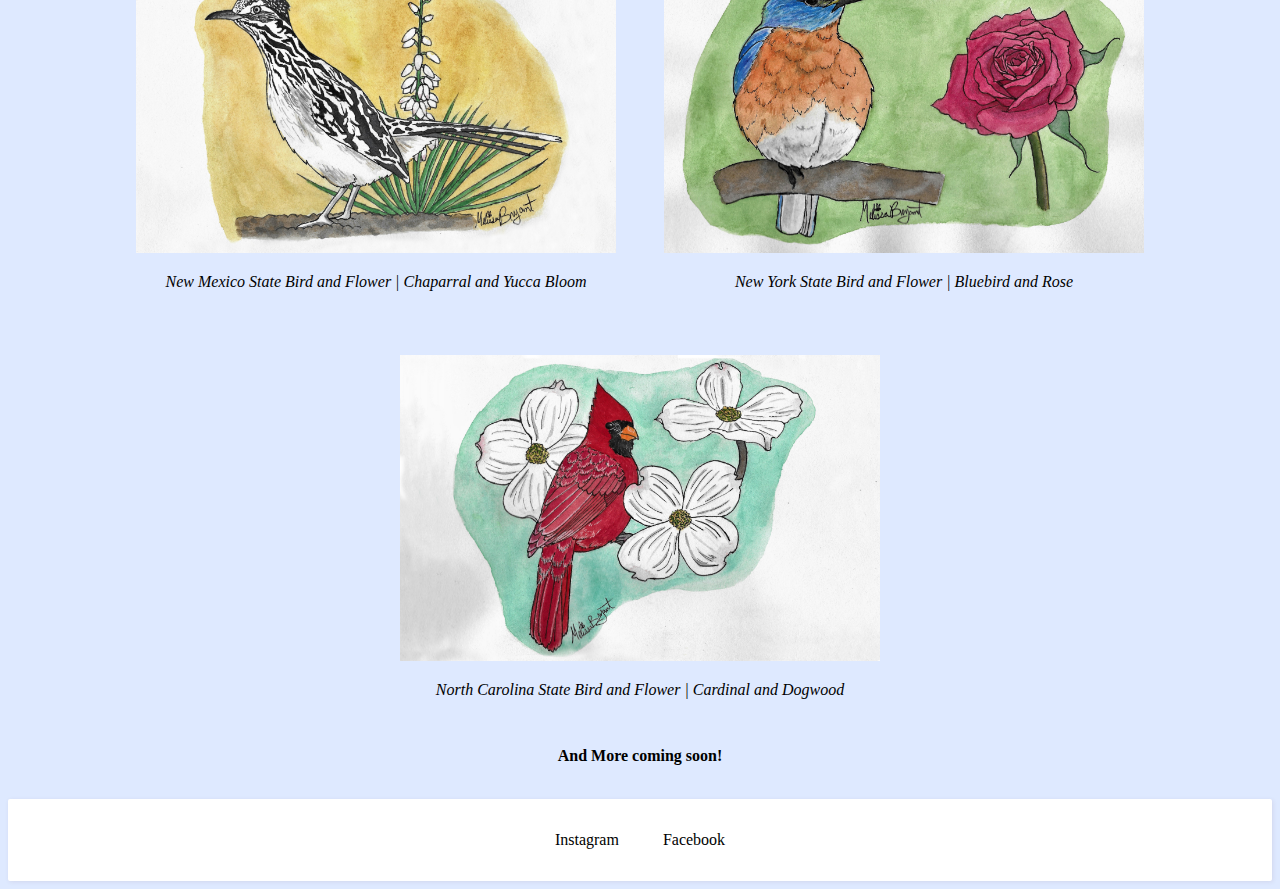
<file: state.html>
<!DOCTYPE html>
<html lang="en">
<head>
    <meta charset="UTF-8">
    <meta http-equiv="X-UA-Compatible" content="IE=edge">
    <meta name="viewport" content="width=device-width, initial-scale=1.0">
    <title>Melissa Bryant State Collection</title>
    <link rel="stylesheet" href="style.css">
</head>
<body>
    <header class="header">
        <!-- Nav -->
        <a href="index.html"><img src="img/MelissaBryantLogoColored.svg" class="logo" alt="Melissa Bryant's logo"></a>
          <input aria-label="idk" class="menu-btn" type="checkbox" id="menu-btn" />
          <label class="menu-icon" for="menu-btn"><span class="navicon"></span></label>
          <!-- <a href="index.html"><p class="title">The Art of Melissa Bryant</p></a> -->
          <ul class="menu">
            <li class="navtext"><a href="https://society6.com/melissabryantid" target="_blank" rel="noopener noreferrer">Store</a></li>
            <li class="navtext"><a href="commission.html">Commissions</a></li>
            <li class="navtext"><a href="collections.html">Collections</a></li>
            <li class="navtext"><a href="contact.html">Contact</a></li>
            <li class="navtext"><a href="about.html">About</a></li>
           
          </ul>
        <!-- nav end -->
    </header>

<p>The Art of Melissa Bryant</p>
<br>
<br>

<h1>State Bird and Flower Collection</h1>

<div class="big-mama">

<div class="lil-mama">
    <img src="img/Alabama.jpg" alt="Alabama State Bird and Flower" class="state-img">
    <p>Alabama State Bird and Flower | Yellowhammer and Camellia</p>
</div>

<div class="lil-mama">
    <img src="img/Alaska.jpg" alt="Alaska State Bird and Flower" class="state-img">
    <p>Alaska State Bird and Flower | Willow Ptarmigan and Alpine Forget Me Not</p>
</div>

<div class="lil-mama">
    <img src="img/Arizona.jpg" alt="Arizona State Bird and Flower" class="state-img">
    <p>Arizona State Bird and Flower | Cactus Wren and Saguaro Bloom</p>
</div>

<div class="lil-mama">
    <img src="img/Arkansas.jpg" alt="Arkansas State Bird and Flower" class="state-img">
    <p>Arkansas State Bird and Flower | Mockingbird and Apple Blossom</p>
</div>

<div class="lil-mama">
    <img src="img/California.jpg" alt="California State Bird and Flower" class="state-img">
    <p>California State Bird and Flower | California Valley Quail and California Poppy</p>
</div>

<div class="lil-mama">
    <img src="img/Colorado.jpg" alt="Colorado State Bird and Flower" class="state-img">
    <p>Colorado State Bird and Flower | Lark Bunting and Rocky Mountain Columbine</p>
</div>

<div class="lil-mama">
    <img src="img/Connecticut.jpg" alt="Connecticut State Bird and Flower" class="state-img">
    <p>Connecticut State Bird and Flower | Robin and Mountain Laurel</p>
</div>

<div class="lil-mama">
    <img src="img/Deleware.jpg" alt="Delaware State Bird and Flower" class="state-img">
    <p>Delaware State Bird and Flower | Blue Hen and Peach Blossom</p>
</div>

<div class="lil-mama">
    <img src="img/Florida.jpg" alt="Florida State Bird and Flower" class="state-img">
    <p>Florida State Bird and Flower | Mockingbird and Orange Blossom</p>
</div>

<div class="lil-mama">
    <img src="img/Georgia.jpg" alt="Georgia State Bird and Flower" class="state-img">
    <p>Georgia State Bird and Flower | Brown Thrash and Cherokee Rose</p>
</div>

<div class="lil-mama">
    <img src="img/Hawii.jpg" alt="Hawaii State Bird and Flower" class="state-img">
    <p>Hawaii State Bird and Flower | Nene and Pua Aloalo</p>
</div>

<div class="lil-mama">
    <img src="img/Idaho.jpg" alt="Idaho State Bird and Flower" class="state-img">
    <p>Idaho State Bird and Flower | Mountain Bluebird and Syringa</p>
</div>

<div class="lil-mama">
    <img src="img/Illinois.jpg" alt="Illinois State Bird and Flower" class="state-img">
    <p>Illinois State Bird and Flower | Cardinal and Purple Violet</p>
</div>

<div class="lil-mama">
    <img src="img/Indiana.jpg" alt="Indiana State Bird and Flower" class="state-img">
    <p>Indiana State Bird and Flower | Cardinal and Peony</p>
</div>

<div class="lil-mama">
    <img src="img/Iowa.jpg" alt="Iowa State Bird and Flower" class="state-img">
    <p>Iowa State Bird and Flower | Eastern Goldfinch and Prairie Rose</p>
</div>

<div class="lil-mama">
    <img src="img/Kansas.jpg" alt="Kansas State Bird and Flower" class="state-img">
    <p>Kansas State Bird and Flower | Meadowlark and Sunflower</p>
</div>

<div class="lil-mama">
    <img src="img/Kentucky.jpg" alt="Kentucky State Bird and Flower" class="state-img">
    <p>Kentucky State Bird and Flower | Cardinal and Goldenrod</p>
</div>

<div class="lil-mama">
    <img src="img/Louisiana.jpg" alt="Louisiana State Bird and Flower" class="state-img">
    <p>Louisiana State Bird and Flower | Brown Pelican and Magnolia</p>
</div>

<div class="lil-mama">
    <img src="img/Maine.jpg" alt="Maine State Bird and Flower" class="state-img">
    <p>Maine State Bird and Flower | Chickadee and White Pine Cone</p>
</div>

<div class="lil-mama">
    <img src="img/Maryland.jpg" alt="Maryland State Bird and Flower" class="state-img">
    <p>Maryland State Bird and Flower | Baltimore Oriole and Black-Eyed Susan</p>
</div>

<div class="lil-mama">
    <img src="img/Massachusetts.jpg" alt="Massachusetts State Bird and Flower" class="state-img">
    <p>Massachusetts State Bird and Flower |  Chickadee and Mayflower</p>
</div>

<div class="lil-mama">
    <img src="img/Michigan.jpg" alt="Michigan State Bird and Flower" class="state-img">
    <p>Michigan State Bird and Flower | Robin and Apple Blossom</p>
</div>

<div class="lil-mama">
    <img src="img/Minnesota.jpg" alt="Minnesota State Bird and Flower" class="state-img">
    <p>Minnesota State Bird and Flower | Common Loon and Pink and White Lady's Slipper</p>
</div>

<div class="lil-mama">
    <img src="img/Mississippi.jpg" alt="Mississippi State Bird and Flower" class="state-img">
    <p>Mississippi State Bird and Flower | Mockingbird and Magnolia</p>
</div>

<div class="lil-mama">
    <img src="img/Missouri.jpg" alt="Missouri State Bird and Flower" class="state-img">
    <p>Missouri State Bird and Flower | Bluebird and Hawthorn</p>
</div>

<div class="lil-mama">
    <img src="img/Montana.jpg" alt="Montana State Bird and Flower" class="state-img">
    <p>Montana State Bird and Flower | Meadowlark and Bitterroot</p>
</div>

<div class="lil-mama">
    <img src="img/Nebraska.jpg" alt="Nebraska State Bird and Flower" class="state-img">
    <p>Nebraska State Bird and Flower | Meadowlark and Goldenrod</p>
</div>

<div class="lil-mama">
    <img src="img/Nevada.jpg" alt="Nevada State Bird and Flower" class="state-img">
    <p>Nevada State Bird and Flower | Bluebird and Sagebrush</p>
</div>

<div class="lil-mama">
    <img src="img/New Hampshire.jpg" alt="New Hampshire State Bird and Flower" class="state-img">
    <p>New Hampshire State Bird and Flower | Purple Finch and Lilac</p>
</div>

<div class="lil-mama">
    <img src="img/New Jersey.jpg" alt="New Jersey State Bird and Flower" class="state-img">
    <p>New Jersey State Bird and Flower | Eastern Goldfinch and Violet</p>
</div>

<div class="lil-mama">
    <img src="img/New Mexico.jpg" alt="New Mexico State Bird and Flower" class="state-img">
    <p>New Mexico State Bird and Flower | Chaparral and Yucca Bloom</p>
</div>

<div class="lil-mama">
    <img src="img/New York.jpg" alt="New York State Bird and Flower" class="state-img">
    <p>New York State Bird and Flower | Bluebird and Rose</p>
</div>

<div class="lil-mama">
    <img src="img/North Carolina.jpg" alt="North Carolina State Bird and Flower" class="state-img">
    <p>North Carolina State Bird and Flower | Cardinal and Dogwood</p>
</div>
    
</div>

<p class="title">And More coming soon!</p>
<br>
    
    <footer>
        <nav>
          <div class="foot">
            <p>
            <a href="https://www.instagram.com/melissa_bryant_id/" target="_blank" rel="noopener noreferrer" class="socialist">Instagram</a>
            <a href="https://www.facebook.com/profile.php?id=100070388983079" target="_blank" rel="noopener noreferrer" class="socialist">Facebook</a>
          </p>
          </div>
        </nav>
      </footer>
    </body>
    </html>
</file>
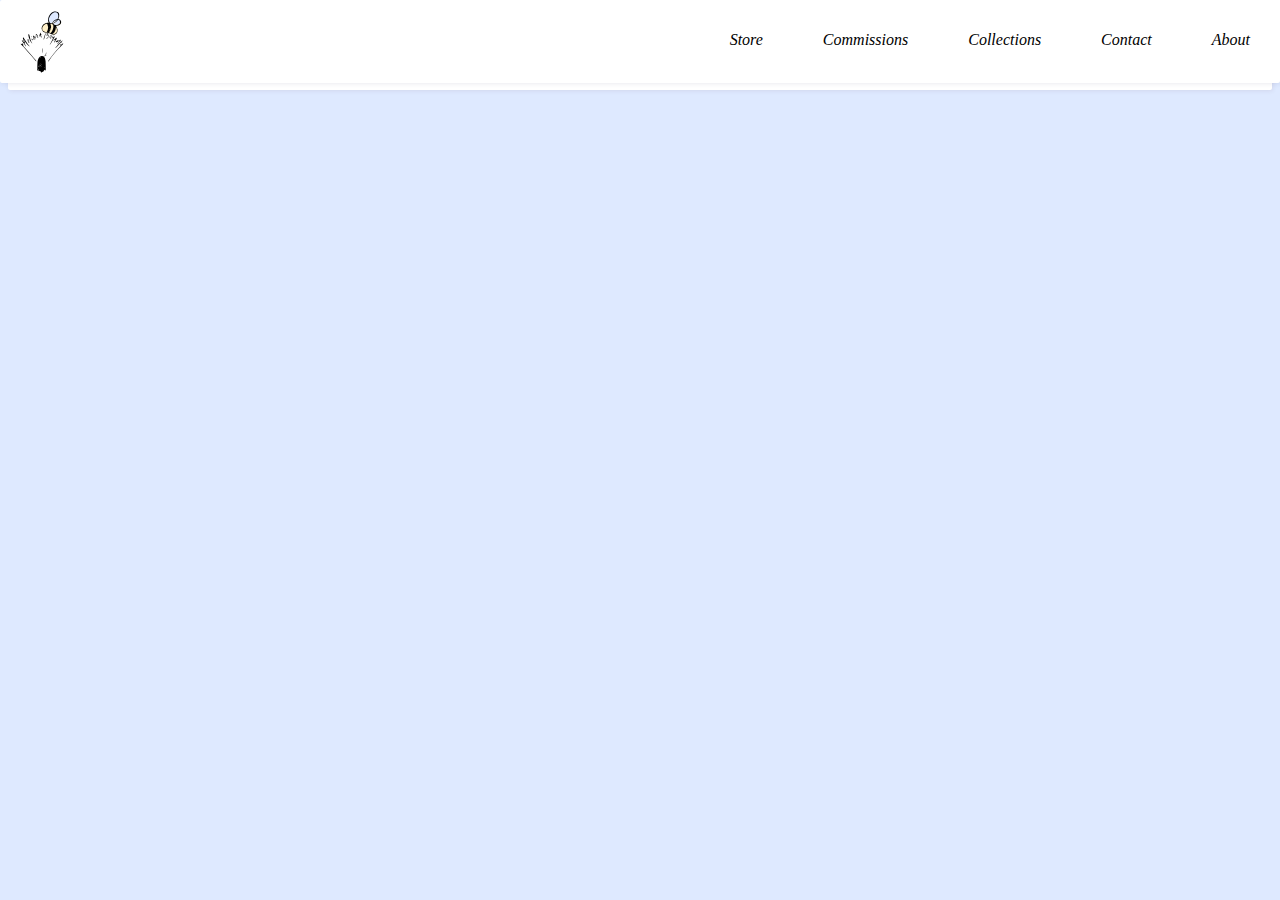
<file: store.html>
<!DOCTYPE html>
<html lang="en">
<head>
    <meta charset="UTF-8">
    <meta http-equiv="X-UA-Compatible" content="IE=edge">
    <meta name="viewport" content="width=device-width, initial-scale=1.0">
    <title>Melissa Bryant Store</title>
    <link rel="stylesheet" href="style.css">
</head>
<body>
    <header class="header">
        <!-- Nav -->
        <a href="index.html"><img src="img/MelissaBryantLogoColored.svg" class="logo" alt="Melissa Bryant's logo"></a>
          <input aria-label="idk" class="menu-btn" type="checkbox" id="menu-btn" />
          <label class="menu-icon" for="menu-btn"><span class="navicon"></span></label>
          <!-- <a href="index.html"><p class="title">The Art of Melissa Bryant</p></a> -->
          <ul class="menu">
            <li class="navtext"><a href="store.html">Store</a></li>
            <li class="navtext"><a href="commission.html">Commissions</a></li>
            <li class="navtext"><a href="collections.html">Collections</a></li>
            <li class="navtext"><a href="contact.html">Contact</a></li>
            <li class="navtext"><a href="about.html">About</a></li>
           
          </ul>
        <!-- nav end -->
    </header>

    <footer>
      <nav>
        <div class="foot">
          <p>
          <a href="https://www.instagram.com/melissa_bryant_id/" target="_blank" rel="noopener noreferrer" class="socialist">Instagram</a>
          <a href="https://www.facebook.com/profile.php?id=100070388983079" target="_blank" rel="noopener noreferrer" class="socialist">Facebook</a>
        </p>
        </div>
      </nav>
    </footer>
</body>
</html>
</file>
<file: style.css>
/* * {
  border-style: solid;
  border-color: red;
} */

body {
    background-color: #DEE9FF;
    font-family: Georgia, 'Times New Roman', Times, serif;
    text-align: center;
}

.logo {
    max-width: 2em;
    padding: .3em;
}

  /* nav bar  */
  a {
    color: #000000;
  }
  a:link {
  text-decoration: none;
  color: #000000;
}
a:visited {
  color: #000000;
}
a:active {
  color: #000000;
}
a:hover {
  color: #311500;
}

.navtext {
  padding-top: 0.7em;
}

.link {
  max-width: 3em;
  padding: .5em;
}
.underline{
  position: relative;
}
.underline::before{
  content: '';
  position: absolute;
  bottom: 0;
  right: 0;
  width: 0;
  height: 2px;
  background-color: #9ccfff;
  transition: width 0.6s cubic-bezier(0.25, 1, 0.5, 1);
}

@media (hover: hover) and (pointer: fine) {
  .underline:hover::before{
    left: 0;
    right: auto;
    width: 100%;
  }
}

  /* header */
  
  .header {
    background-color: #ffffff;
    box-shadow: 1px 1px 4px 0 rgba(59, 58, 111, 0.1);
    position: fixed;
    width: 100%;
    z-index: 3000;
    border-radius: 2px;
    margin: 0;
    left: 0;
    top: 0px;
  }
  
  .header ul {
    margin: 0;
    padding: 0;
    list-style: none;
    overflow: hidden;
    background-color: #ffffff;
    
  }
  
 li {
   max-height: 100px;
 }

  .header li a {
    display: block;
    padding: 20px 20px;
    /* border-right: 1px solid #f4f4f4; */
    text-decoration: none;
    align-items: center;
    
  }
  
  .header li a:hover,
  .header .menu-btn:hover {
    background-color: #fff4d4;
  }
  
  .header .logo {
    display: flex;
    float: left;
    font-size: 2em;
    /* padding: 10px 20px; */
    /* text-decoration: none; */
  }
  
  .header .title {
    display: flex;
    float: left;
    padding: 1em;
    font-weight: bold;
    /* font-size: 2em; */
    /* padding: 10px 20px; */
    /* text-decoration: none; */
  }

  .navtext {
    font-style: oblique;
  }

  /* menu */
  
  .header .menu {
    clear: both;
    max-height: 0;
    transition: max-height .2s ease-out;
  }
  
  /* menu icon */
  
  .header .menu-icon {
    cursor: pointer;
    display: flex;
    float: right;
    padding: 2.2em;
    position: relative;
    /* user-select: none; */
  }
  
  .header .menu-icon .navicon {
    background: #000000;
    display: flex;
    align-items: center;
    height: 3px;
    position: relative;
    transition: background .2s ease-out;
    width: 25px;
  }
  
  .header .menu-icon .navicon:before,
  .header .menu-icon .navicon:after {
    background: #000000;
    content: '';
    display: block;
    height: 100%;
    position: absolute;
    transition: all .2s ease-out;
    width: 100%;
  }
  
  .header .menu-icon .navicon:before {
    top: 10px;
  }
  
  .header .menu-icon .navicon:after {
    top: -10px;
  }
  
  /* menu btn */
  
  .header .menu-btn {
    display: none;
  }
  
  .header .menu-btn:checked ~ .menu {
    max-height: 300px;
  }
  
  .header .menu-btn:checked ~ .menu-icon .navicon {
    background: transparent;
  }
  
  .header .menu-btn:checked ~ .menu-icon .navicon:before {
    transform: rotate(-45deg);
  }
  
  .header .menu-btn:checked ~ .menu-icon .navicon:after {
    transform: rotate(45deg);
  }
  
  .header .menu-btn:checked ~ .menu-icon:not(.steps) .navicon:before,
  .header .menu-btn:checked ~ .menu-icon:not(.steps) .navicon:after {
    top: 0;
  }
  
  /* 48em = 768px */
 
  
  .flex {
    display: flex;
    flex-wrap: wrap;
  }
  
  .port {
    padding: 2em;
    border-radius: 25px;
  }
  
  .socials {
    text-decoration: none;
    list-style-type: none;
    display: flex;
    flex-direction: column;
    align-items: center;
  }

  @media (min-width: 48em) {
    .header li {
      float: left;
    }
    .header li a {
      padding: 20px 30px;
    }
    .header .menu {
      clear: none;
      float: right;
      max-height: none;
    }
    .header .menu-icon {
      display: none;
    }
  }
/* end nav baar   */

/* h1 {
  padding-top: 3em;
} */

/* eyecatch */
.eyecatch {
  display: flex;
  justify-content: center;
  flex-wrap: wrap;
  align-items: center;
  padding: 1em;
  align-content: space-between;
}

.ec-item {
  /* background-color: rgb(9, 255, 0); */
  max-width: 60%;
  padding: 1em;
  /* padding: 3em; */
}

.title {
  font-weight: bold;
  font-style: normal;
  text-align: center;
}

.desc {
  font-style: oblique;
}

.state-img {
  max-width: 100%;
}

.eye {
  max-width: 72%;
  padding-top: 5em;
}

img {
  max-width:100%;
}
/* eyecatch end */

/* links */
.linky {
  display: flex;
  justify-content: center;
  flex-wrap: wrap;
  padding: 1em;
  gap: 3em;
  align-items: center;
  /* padding-top: 3em; */
}

.line {
  background-color: #00000088;
  width: 90em;
  height: 0.2em;
  text-align: center;
  justify-content: center;
  border-radius: 25px;
}

.usa {
  max-width: 30em;
  text-align: center;
  padding: 2em;
  background-color: #ffffff88;
}

.linky a:hover {
  background-color: #fff4d4;
}

.comm {
  background-color: #ffffff88;
  max-width: 30em;
}
/* link end */

/* gallery */
.big-mama {
  display: flex;
  justify-content: center;
  flex-wrap: wrap;
  gap: 1em;
  align-items: center;
}

.lil-mama {
  max-width: 30em;
  padding: 1em;
  font-style: italic;
}

.diff {
  text-align: justify;
}
/* gallery end */

/* foooter */
.foot {
  background-color: #ffffff;
  box-shadow: 1px 1px 4px 0 rgba(111,58,82,.1);
  max-width: 100%;
  border-radius: 2px;
  margin: 0;
  /* position: absolute; */
  bottom: 0;
  left: 0;
  padding: 1em;
  text-align: center;
  padding: 1em;
}
.socialist {
  padding: 20px 20px;
}

.foot li a {
  /* display: block; */
  padding: 20px 20px;
  /* border-right: 1px solid #f4f4f4; */
  text-decoration: none;
  align-items: center;
  
}

.foot  a:hover,
.foot .menu-btn:hover {
  background-color: #fff4d4;
}

/* footer end */
</file>
